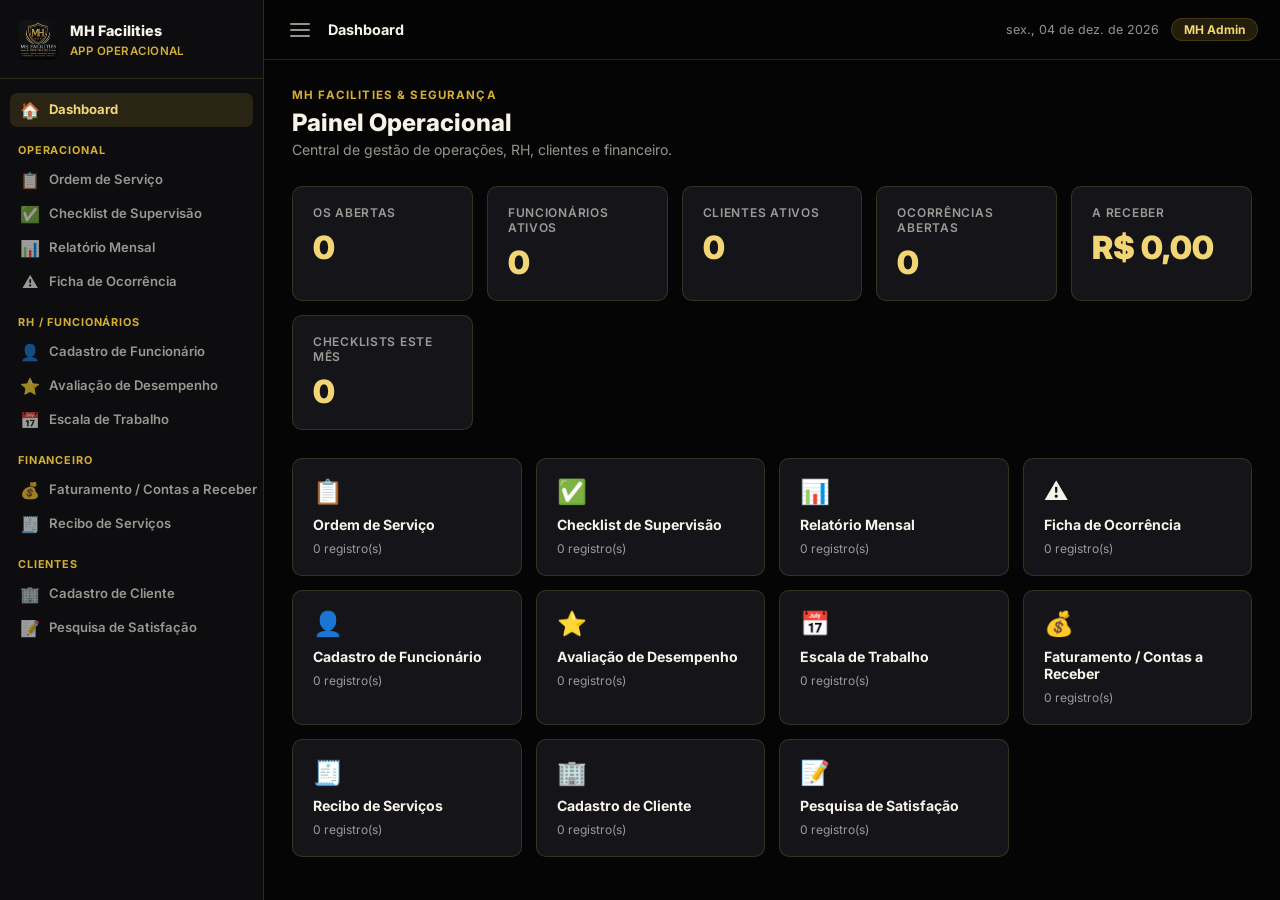
<file: App de funcionarios/index.html>
<!DOCTYPE html>
<html lang="pt-BR">
<head>
  <meta charset="UTF-8">
  <meta name="viewport" content="width=device-width, initial-scale=1.0">
  <meta name="theme-color" content="#050505">
  <title>App Operacional | MH Facilities &amp; Segurança</title>
  <link rel="preconnect" href="https://fonts.googleapis.com">
  <link href="https://fonts.googleapis.com/css2?family=Inter:wght@400;500;600;700;800;900&display=swap" rel="stylesheet">
  <link rel="stylesheet" href="css/app.css">
</head>
<body>

  <!-- SIDEBAR -->
  <aside class="sidebar" id="sidebar">
    <div class="sb-brand">
      <img src="../mh-facilities/frontend/assets/logo.png" alt="MH" class="sb-logo">
      <div class="sb-brand-text">
        <strong>MH Facilities</strong>
        <small>App Operacional</small>
      </div>
    </div>
    <nav id="sb-nav"></nav>
  </aside>

  <!-- LAYOUT PRINCIPAL -->
  <div class="app-layout">

    <!-- TOPBAR -->
    <header class="topbar">
      <button id="sb-toggle" class="sb-toggle" aria-label="Abrir menu">
        <span></span><span></span><span></span>
      </button>
      <span class="topbar-title" id="topbar-title">Dashboard</span>
      <div class="topbar-end">
        <span id="top-date"></span>
        <span class="badge-user">MH Admin</span>
      </div>
    </header>

    <!-- CONTEÚDO PRINCIPAL -->
    <main id="main-content">

      <!-- DASHBOARD -->
      <div class="page active" id="page-dashboard">
        <div class="page-head">
          <div>
            <p class="eyebrow">MH Facilities &amp; Segurança</p>
            <h1>Painel Operacional</h1>
            <p class="muted">Central de gestão de operações, RH, clientes e financeiro.</p>
          </div>
        </div>
        <div class="metric-grid" id="dash-metrics"></div>
        <div class="dash-shortcuts" id="dash-shortcuts"></div>
      </div>

      <!-- PÁGINAS DOS MÓDULOS (preenchidas pelo JS) -->
      <div class="page" id="page-os"></div>
      <div class="page" id="page-checklist"></div>
      <div class="page" id="page-relatorio"></div>
      <div class="page" id="page-ocorrencia"></div>
      <div class="page" id="page-funcionarios"></div>
      <div class="page" id="page-avaliacao"></div>
      <div class="page" id="page-escala"></div>
      <div class="page" id="page-faturamento"></div>
      <div class="page" id="page-recibo"></div>
      <div class="page" id="page-clientes"></div>
      <div class="page" id="page-pesquisa"></div>

    </main>
  </div>

  <!-- MODAL -->
  <div class="modal-overlay hidden" id="modal-overlay">
    <div class="modal-box" id="modal-box" role="dialog" aria-modal="true" aria-labelledby="modal-title">
      <div class="modal-hd">
        <h2 id="modal-title">Novo Registro</h2>
        <button class="modal-close" id="modal-close" aria-label="Fechar">&#x2715;</button>
      </div>
      <div class="modal-bd" id="modal-body"></div>
    </div>
  </div>

  <!-- ÁREA DE IMPRESSÃO -->
  <div id="print-area" class="print-area hidden"></div>

  <script src="js/app.js"></script>
</body>
</html>
</file>
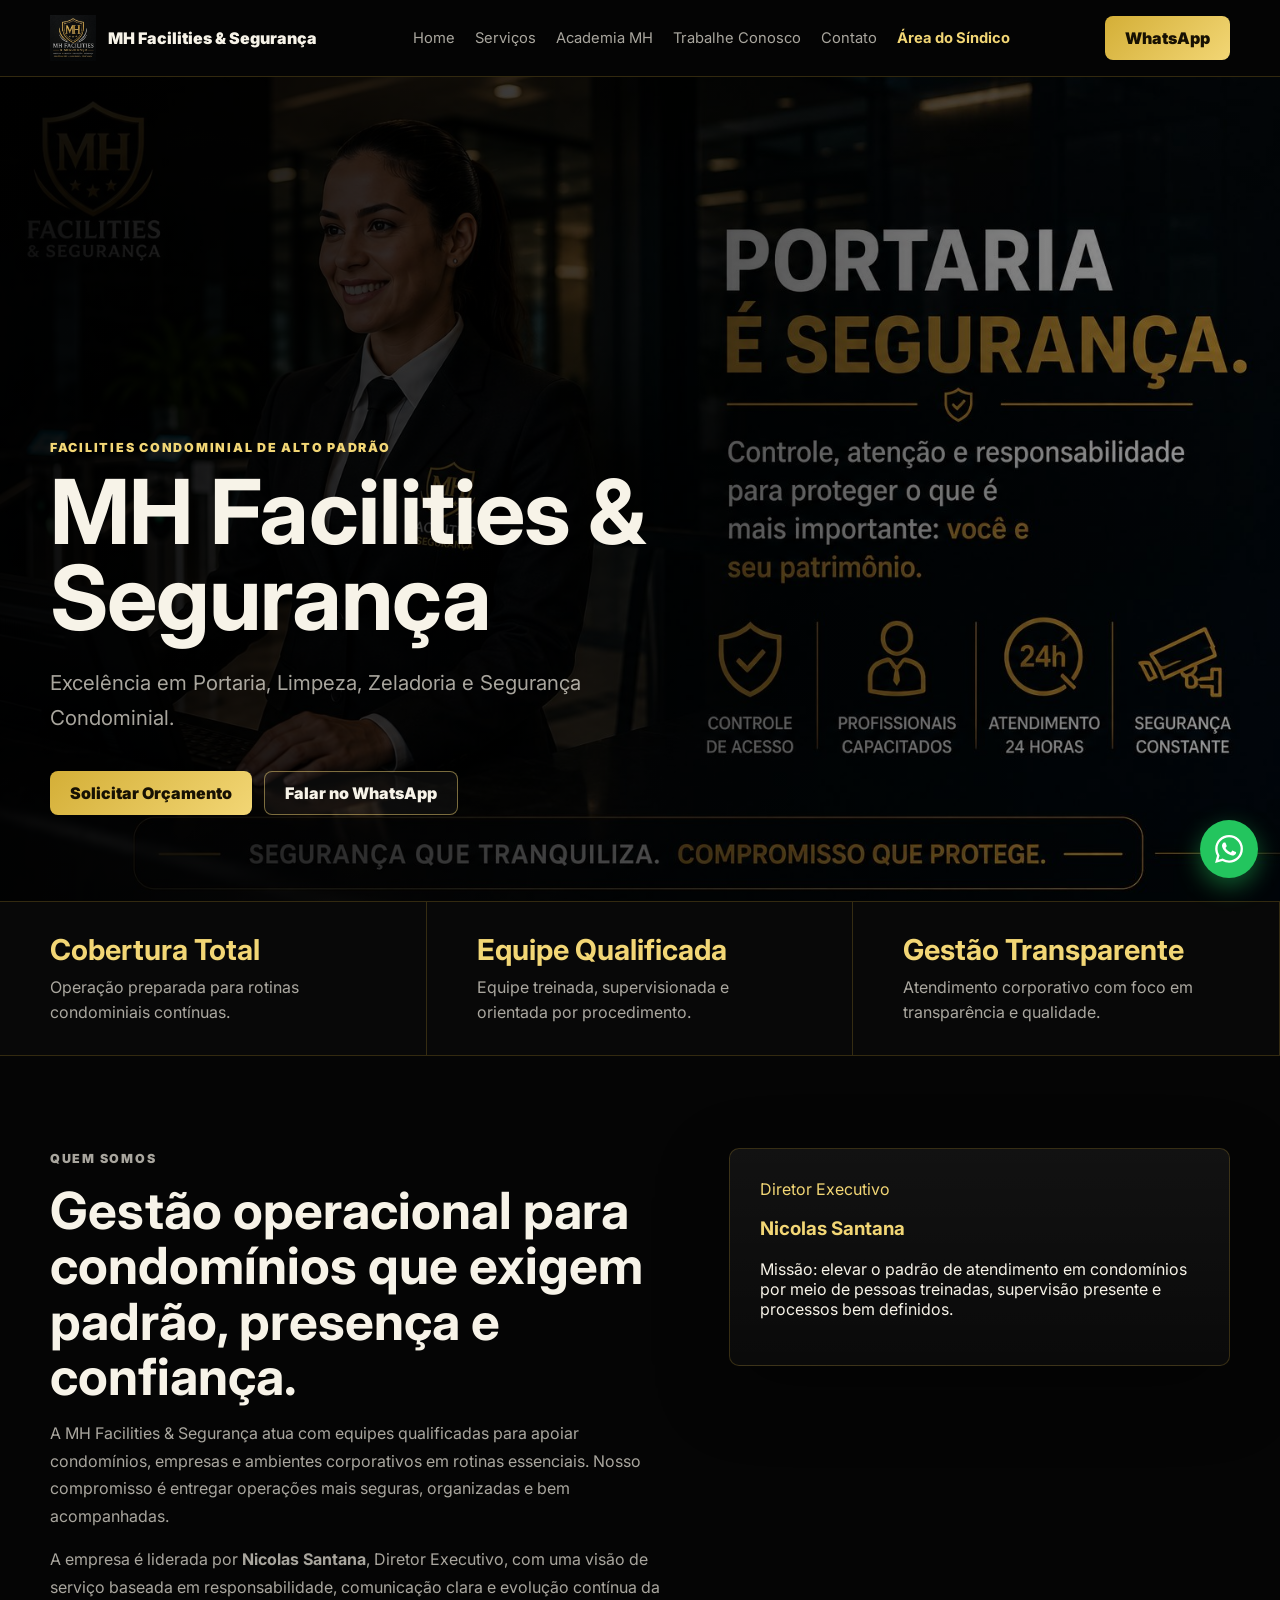
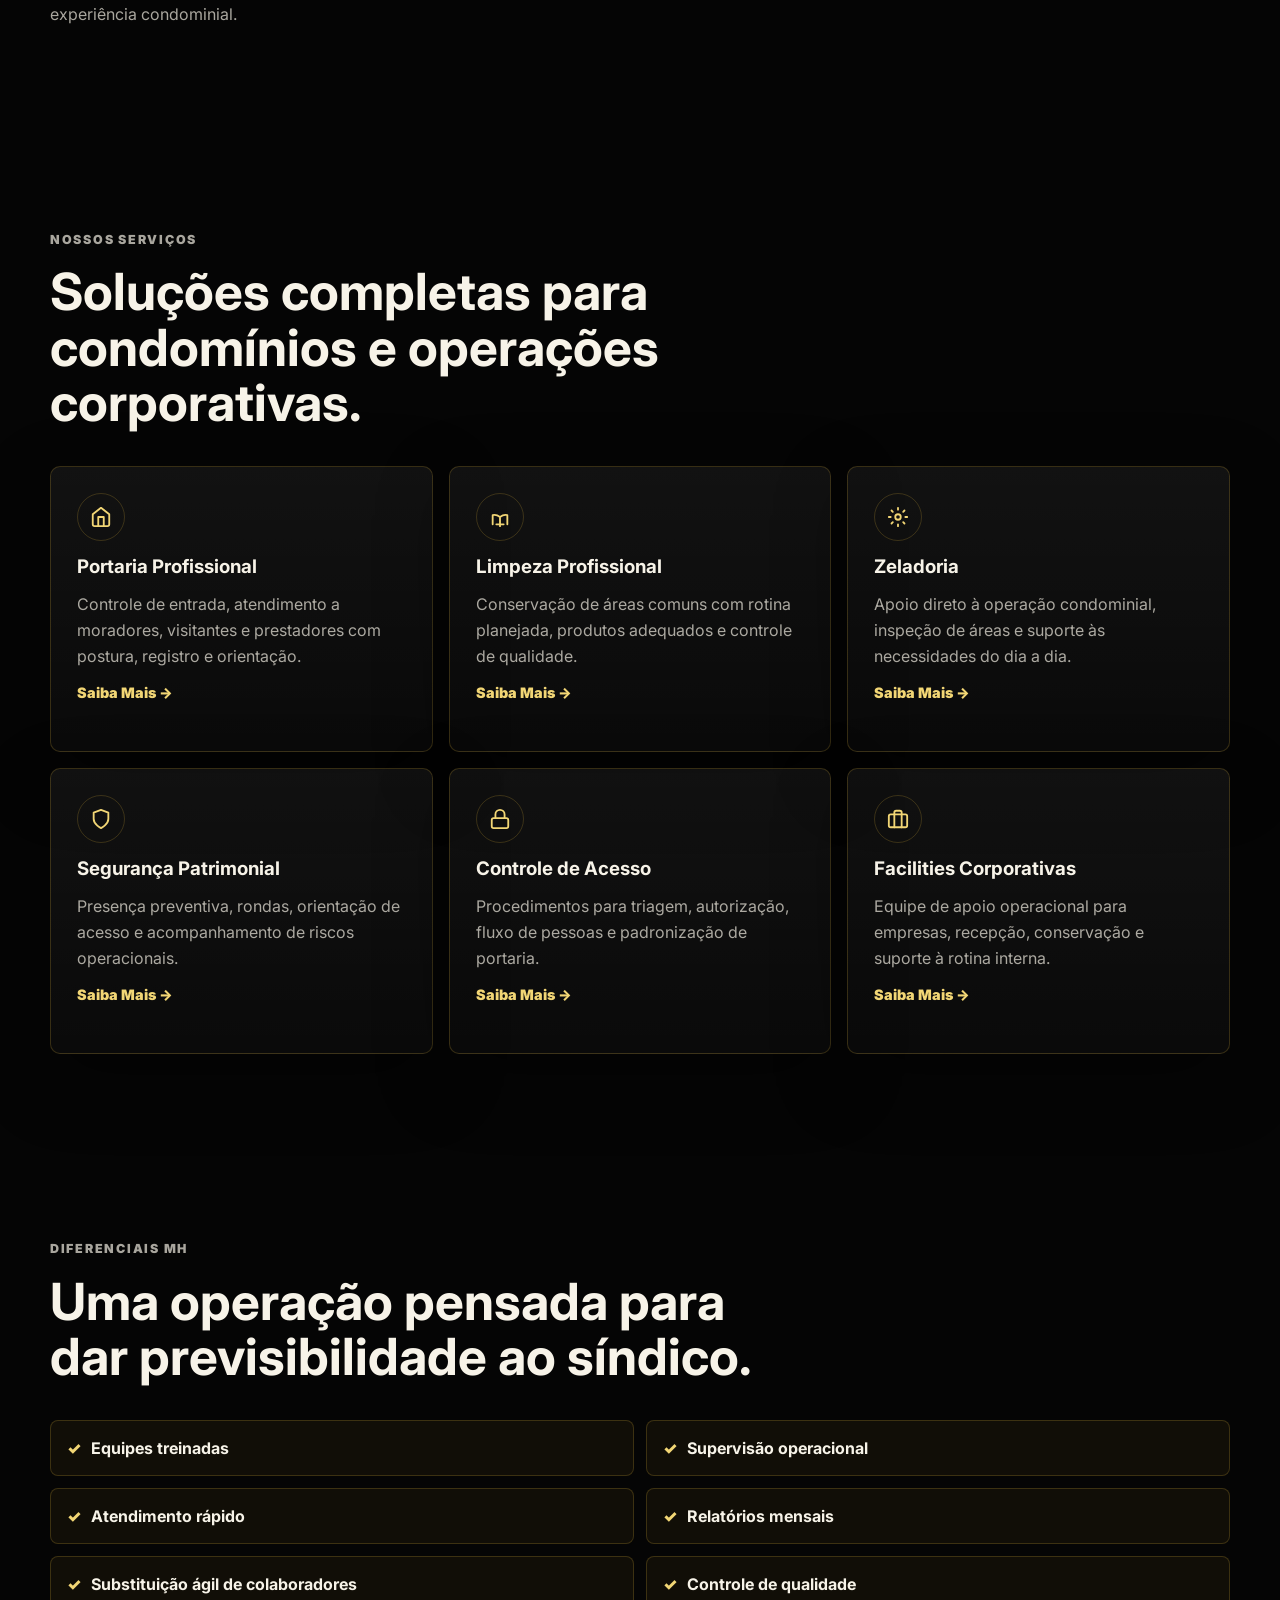
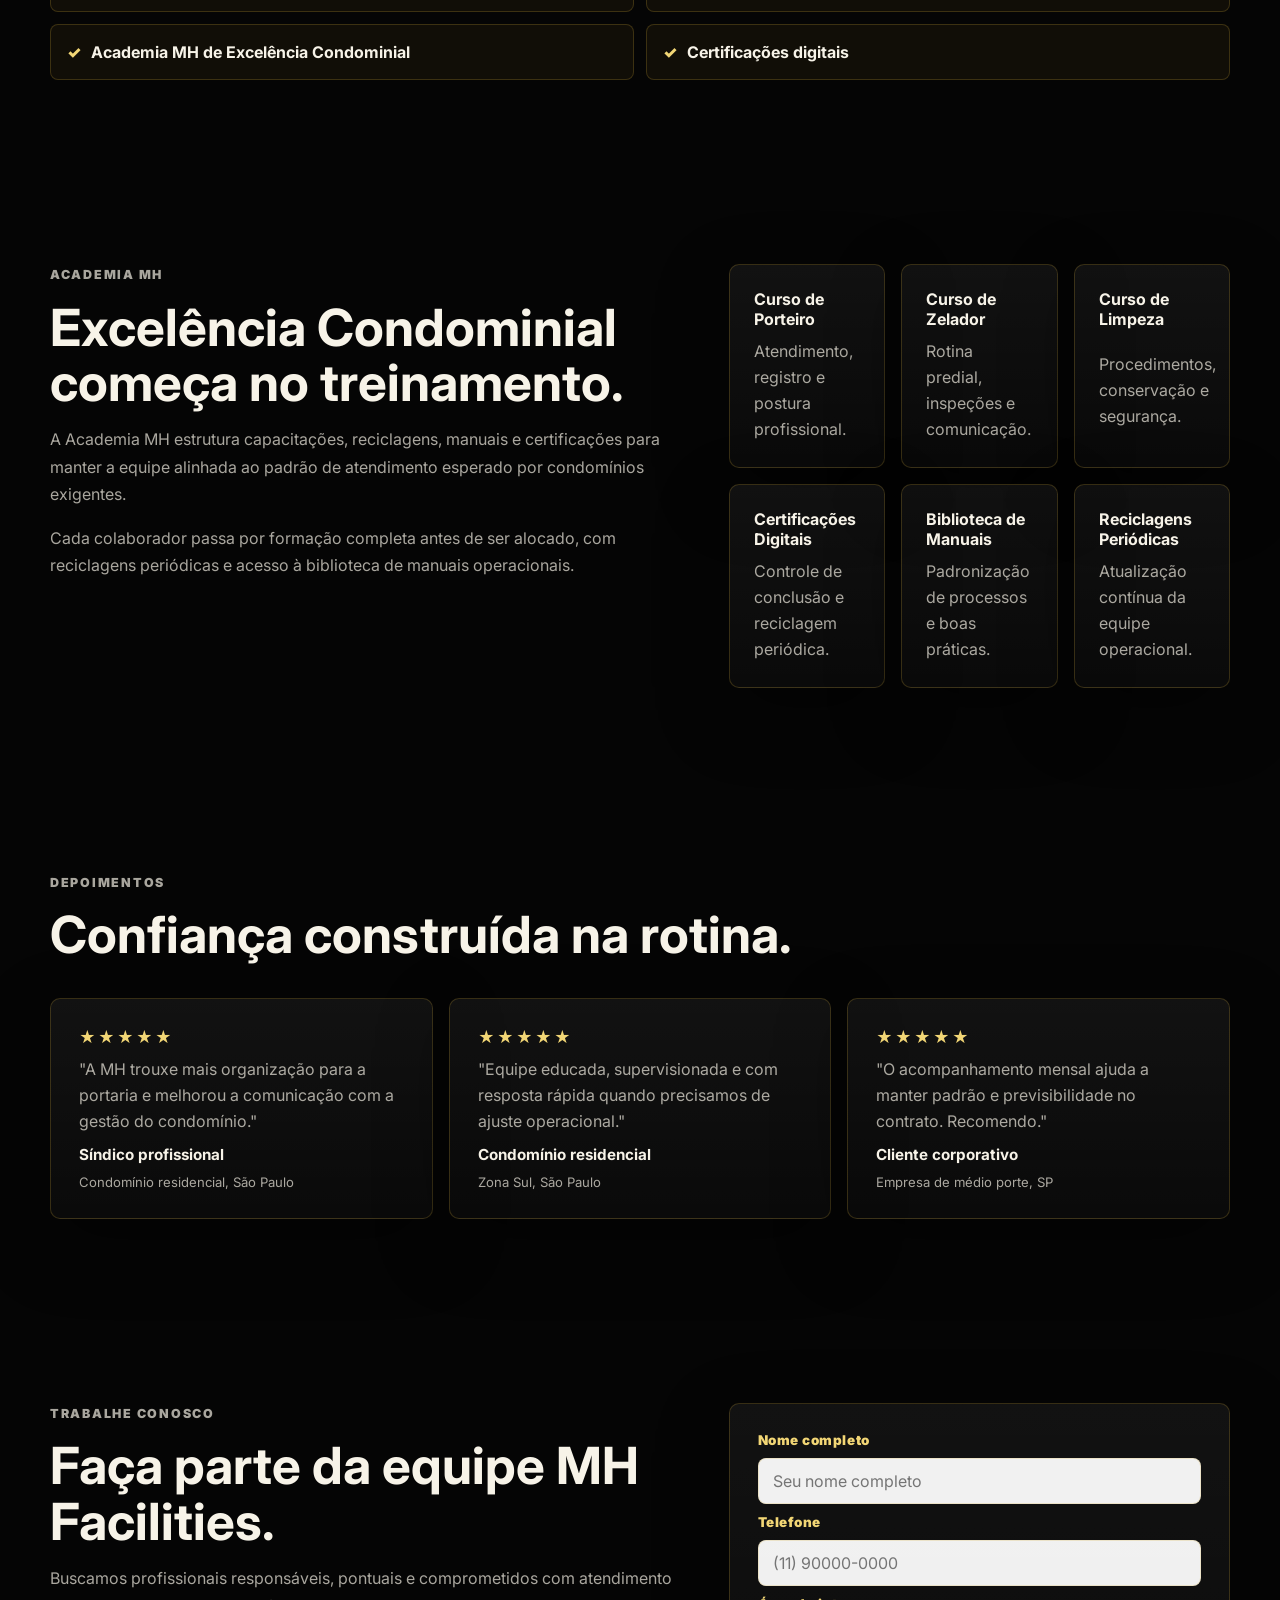
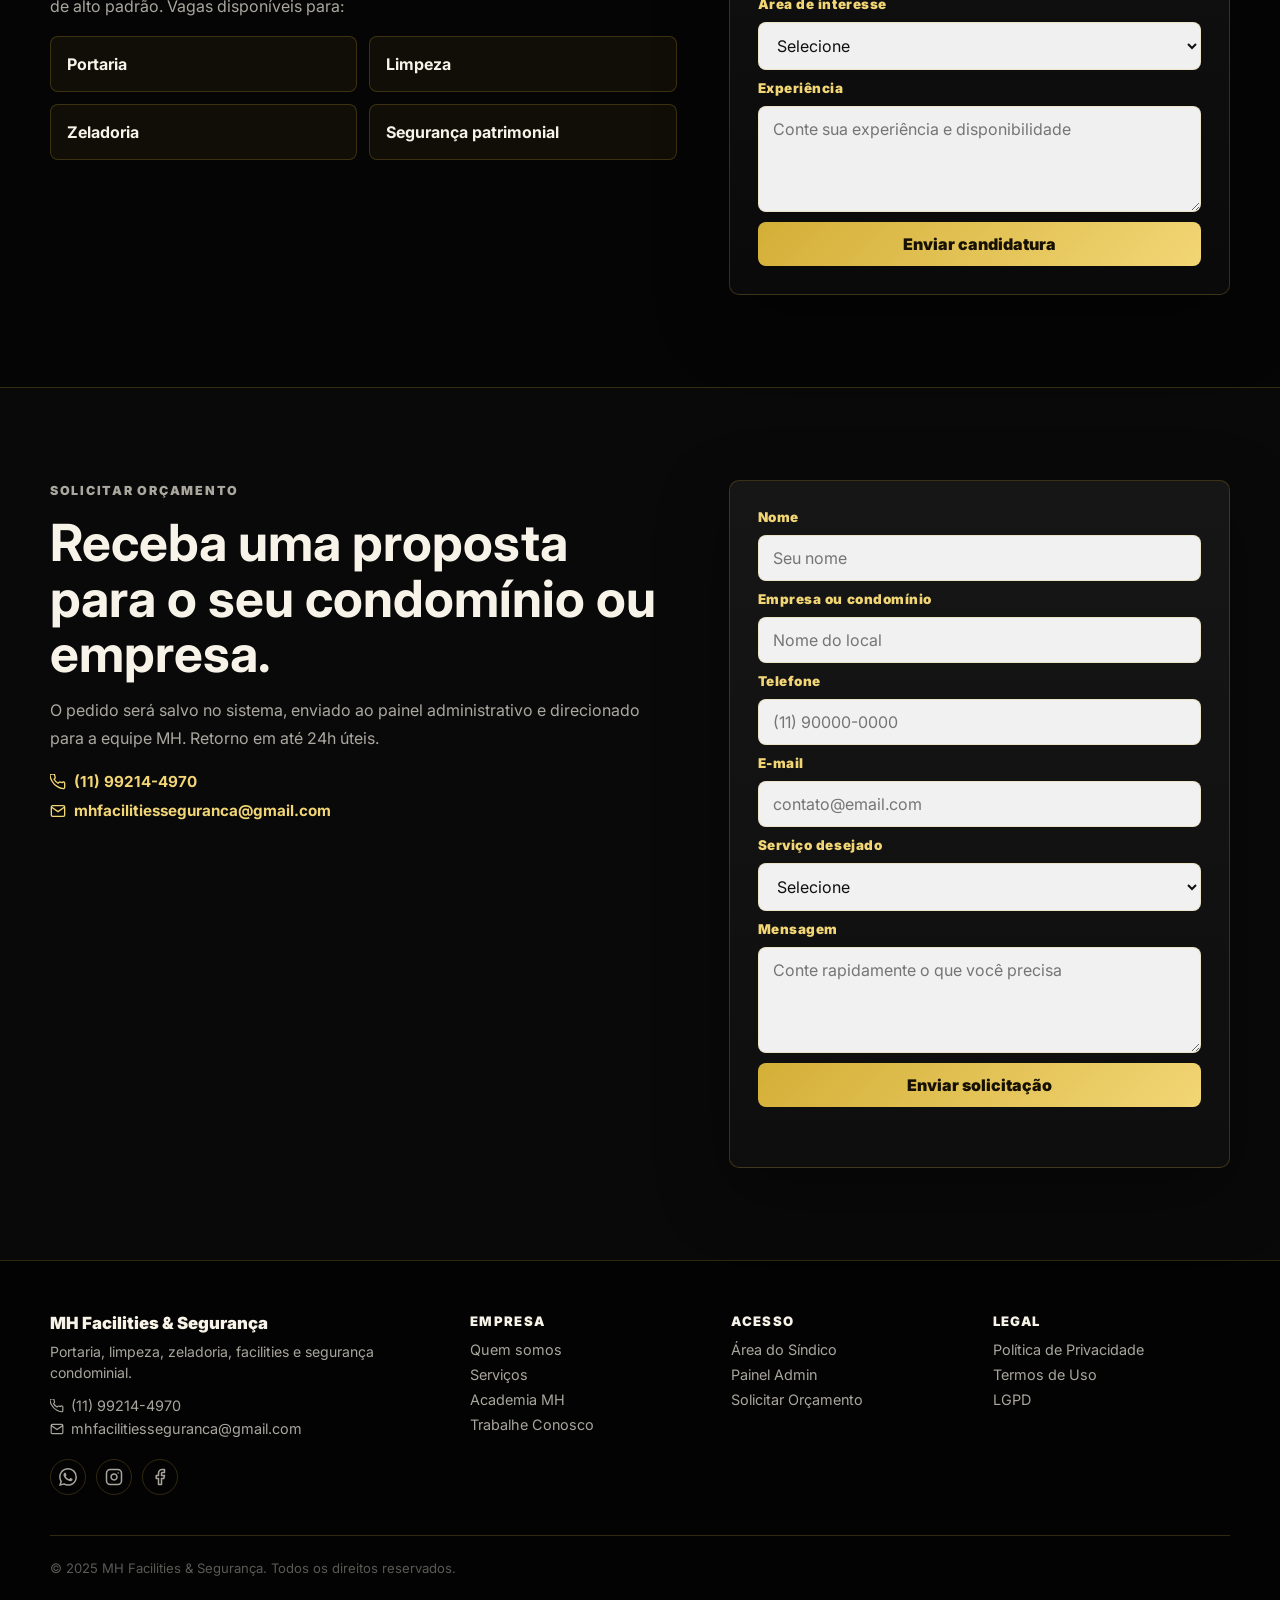
<file: mh-facilities/frontend/index.html>
<!DOCTYPE html>
<html lang="pt-BR">
<head>
    <meta charset="UTF-8">
    <meta name="viewport" content="width=device-width, initial-scale=1.0">
    <meta name="description" content="MH Facilities &amp; Segurança oferece portaria, limpeza, zeladoria, controle de acesso e segurança condominial com padrão premium.">
    <meta property="og:title" content="MH Facilities &amp; Segurança">
    <meta property="og:description" content="Excelência em portaria, limpeza, zeladoria e segurança condominial.">
    <meta property="og:type" content="website">
    <meta property="og:image" content="assets/logo.png">
    <meta name="theme-color" content="#050505">
    <title>MH Facilities &amp; Segurança</title>
    <link rel="icon" href="assets/logo.png">
    <link rel="preconnect" href="https://fonts.googleapis.com">
    <link rel="preconnect" href="https://fonts.gstatic.com" crossorigin>
    <link href="https://fonts.googleapis.com/css2?family=Inter:wght@400;500;600;700;800;900&display=swap" rel="stylesheet">
    <link rel="stylesheet" href="css/style.css">
</head>
<body>
    <header class="site-header">
        <nav class="nav-shell" aria-label="Navegação principal">
            <a class="brand" href="#inicio" aria-label="MH Facilities &amp; Segurança">
                <img src="assets/logo.png" alt="MH Facilities" class="brand-logo">
                <span>MH Facilities &amp; Segurança</span>
            </a>
            <button class="menu-toggle" type="button" aria-label="Abrir menu" aria-expanded="false" aria-controls="site-menu">
                <span></span>
                <span></span>
                <span></span>
            </button>
            <div class="nav-links">
                <a href="#inicio">Home</a>
                <a href="#servicos">Serviços</a>
                <a href="#academia">Academia MH</a>
                <a href="#trabalhe-conosco">Trabalhe Conosco</a>
                <a href="#contato">Contato</a>
                <a href="sindico.html" class="nav-link-highlight">Área do Síndico</a>
            </div>
            <div id="site-menu" class="dropdown-menu" hidden>
                <a href="#inicio">Home</a>
                <a href="#servicos">Serviços</a>
                <a href="#academia">Academia MH</a>
                <a href="#trabalhe-conosco">Trabalhe Conosco</a>
                <a href="#contato">Contato</a>
                <a href="sindico.html">Área do Síndico</a>
            </div>
            <a class="nav-action" href="https://wa.me/5511992144970?text=Ola%20MH%20Facilities%2C%20gostaria%20de%20solicitar%20um%20orcamento." target="_blank" rel="noopener noreferrer">WhatsApp</a>
        </nav>
    </header>

    <main id="inicio">

        <!-- BANNER PRINCIPAL -->
        <section class="hero-section premium-hero">
            <div class="hero-media hero-carousel" aria-hidden="true" data-hero-carousel data-hero-interval="6000">
                <img src="assets/carousel-1.jpg" alt="" class="hero-slide is-active">
                <img src="assets/carousel-2.jpg" alt="" class="hero-slide">
                <img src="assets/carousel-3.jpg" alt="" class="hero-slide">
                <img src="assets/logo-hero.jpeg" alt="" class="hero-slide">
            </div>
            <div class="hero-overlay"></div>
            <div class="hero-content reveal">
                <p class="eyebrow">Facilities condominial de alto padrão</p>
                <h1>MH Facilities &amp; Segurança</h1>
                <p class="hero-copy">Excelência em Portaria, Limpeza, Zeladoria e Segurança Condominial.</p>
                <div class="hero-actions">
                    <a class="button button-primary" href="#contato">Solicitar Orçamento</a>
                    <a class="button button-secondary" href="https://wa.me/5511992144970?text=Ola%20MH%20Facilities%2C%20gostaria%20de%20falar%20com%20um%20consultor." target="_blank" rel="noopener noreferrer">Falar no WhatsApp</a>
                </div>
            </div>
        </section>

        <!-- STATS BAND -->
        <section class="stats-band" aria-label="Diferenciais da MH Facilities">
            <div>
                <strong>Cobertura Total</strong>
                <span>Operação preparada para rotinas condominiais contínuas.</span>
            </div>
            <div>
                <strong>Equipe Qualificada</strong>
                <span>Equipe treinada, supervisionada e orientada por procedimento.</span>
            </div>
            <div>
                <strong>Gestão Transparente</strong>
                <span>Atendimento corporativo com foco em transparência e qualidade.</span>
            </div>
        </section>

        <!-- QUEM SOMOS -->
        <section id="sobre" class="section about-section">
            <div class="section-copy reveal">
                <p class="eyebrow">Quem somos</p>
                <h2>Gestão operacional para condomínios que exigem padrão, presença e confiança.</h2>
                <p>A MH Facilities &amp; Segurança atua com equipes qualificadas para apoiar condomínios, empresas e ambientes corporativos em rotinas essenciais. Nosso compromisso é entregar operações mais seguras, organizadas e bem acompanhadas.</p>
                <p>A empresa é liderada por <strong>Nicolas Santana</strong>, Diretor Executivo, com uma visão de serviço baseada em responsabilidade, comunicação clara e evolução contínua da experiência condominial.</p>
            </div>
            <aside class="executive-panel reveal">
                <span>Diretor Executivo</span>
                <h3>Nicolas Santana</h3>
                <p>Missão: elevar o padrão de atendimento em condomínios por meio de pessoas treinadas, supervisão presente e processos bem definidos.</p>
            </aside>
        </section>

        <!-- NOSSOS SERVIÇOS -->
        <section id="servicos" class="section service-section">
            <div class="section-heading reveal">
                <p class="eyebrow">Nossos serviços</p>
                <h2>Soluções completas para condomínios e operações corporativas.</h2>
            </div>
            <div class="service-grid">
                <article class="service-card reveal">
                    <span class="service-icon" aria-hidden="true">
                        <svg xmlns="http://www.w3.org/2000/svg" viewBox="0 0 24 24" fill="none" stroke="currentColor" stroke-width="2" stroke-linecap="round" stroke-linejoin="round" width="22" height="22"><path d="M3 9l9-7 9 7v11a2 2 0 01-2 2H5a2 2 0 01-2-2z"/><polyline points="9 22 9 12 15 12 15 22"/></svg>
                    </span>
                    <h3>Portaria Profissional</h3>
                    <p>Controle de entrada, atendimento a moradores, visitantes e prestadores com postura, registro e orientação.</p>
                    <a href="#contato">Saiba Mais &rarr;</a>
                </article>
                <article class="service-card reveal">
                    <span class="service-icon" aria-hidden="true">
                        <svg xmlns="http://www.w3.org/2000/svg" viewBox="0 0 24 24" fill="none" stroke="currentColor" stroke-width="2" stroke-linecap="round" stroke-linejoin="round" width="22" height="22"><path d="M12 22V12M12 12C12 12 8 9 4 10M12 12C12 12 16 9 20 10M4 10V20M20 10V20M8 20H16"/></svg>
                    </span>
                    <h3>Limpeza Profissional</h3>
                    <p>Conservação de áreas comuns com rotina planejada, produtos adequados e controle de qualidade.</p>
                    <a href="#contato">Saiba Mais &rarr;</a>
                </article>
                <article class="service-card reveal">
                    <span class="service-icon" aria-hidden="true">
                        <svg xmlns="http://www.w3.org/2000/svg" viewBox="0 0 24 24" fill="none" stroke="currentColor" stroke-width="2" stroke-linecap="round" stroke-linejoin="round" width="22" height="22"><circle cx="12" cy="12" r="3"/><path d="M19.07 4.93l-1.41 1.41M6.34 17.66l-1.41 1.41M20 12h2M2 12h2M17.66 17.66l1.41 1.41M4.93 4.93l1.41 1.41M12 20v2M12 2v2"/></svg>
                    </span>
                    <h3>Zeladoria</h3>
                    <p>Apoio direto à operação condominial, inspeção de áreas e suporte às necessidades do dia a dia.</p>
                    <a href="#contato">Saiba Mais &rarr;</a>
                </article>
                <article class="service-card reveal">
                    <span class="service-icon" aria-hidden="true">
                        <svg xmlns="http://www.w3.org/2000/svg" viewBox="0 0 24 24" fill="none" stroke="currentColor" stroke-width="2" stroke-linecap="round" stroke-linejoin="round" width="22" height="22"><path d="M12 22s8-4 8-10V5l-8-3-8 3v7c0 6 8 10 8 10z"/></svg>
                    </span>
                    <h3>Segurança Patrimonial</h3>
                    <p>Presença preventiva, rondas, orientação de acesso e acompanhamento de riscos operacionais.</p>
                    <a href="#contato">Saiba Mais &rarr;</a>
                </article>
                <article class="service-card reveal">
                    <span class="service-icon" aria-hidden="true">
                        <svg xmlns="http://www.w3.org/2000/svg" viewBox="0 0 24 24" fill="none" stroke="currentColor" stroke-width="2" stroke-linecap="round" stroke-linejoin="round" width="22" height="22"><rect x="3" y="11" width="18" height="11" rx="2" ry="2"/><path d="M7 11V7a5 5 0 0110 0v4"/></svg>
                    </span>
                    <h3>Controle de Acesso</h3>
                    <p>Procedimentos para triagem, autorização, fluxo de pessoas e padronização de portaria.</p>
                    <a href="#contato">Saiba Mais &rarr;</a>
                </article>
                <article class="service-card reveal">
                    <span class="service-icon" aria-hidden="true">
                        <svg xmlns="http://www.w3.org/2000/svg" viewBox="0 0 24 24" fill="none" stroke="currentColor" stroke-width="2" stroke-linecap="round" stroke-linejoin="round" width="22" height="22"><rect x="2" y="7" width="20" height="14" rx="2" ry="2"/><path d="M16 21V5a2 2 0 00-2-2h-4a2 2 0 00-2 2v16"/></svg>
                    </span>
                    <h3>Facilities Corporativas</h3>
                    <p>Equipe de apoio operacional para empresas, recepção, conservação e suporte à rotina interna.</p>
                    <a href="#contato">Saiba Mais &rarr;</a>
                </article>
            </div>
        </section>

        <!-- DIFERENCIAIS MH -->
        <section class="section difference-section">
            <div class="section-heading reveal">
                <p class="eyebrow">Diferenciais MH</p>
                <h2>Uma operação pensada para dar previsibilidade ao síndico.</h2>
            </div>
            <div class="difference-grid">
                <span>Equipes treinadas</span>
                <span>Supervisão operacional</span>
                <span>Atendimento rápido</span>
                <span>Relatórios mensais</span>
                <span>Substituição ágil de colaboradores</span>
                <span>Controle de qualidade</span>
                <span>Academia MH de Excelência Condominial</span>
                <span>Certificações digitais</span>
            </div>
        </section>

        <!-- ACADEMIA MH -->
        <section id="academia" class="section academy-section">
            <div class="section-copy reveal">
                <p class="eyebrow">Academia MH</p>
                <h2>Excelência Condominial começa no treinamento.</h2>
                <p>A Academia MH estrutura capacitações, reciclagens, manuais e certificações para manter a equipe alinhada ao padrão de atendimento esperado por condomínios exigentes.</p>
                <p>Cada colaborador passa por formação completa antes de ser alocado, com reciclagens periódicas e acesso à biblioteca de manuais operacionais.</p>
            </div>
            <div class="academy-grid">
                <article>
                    <strong>Curso de Porteiro</strong>
                    <span>Atendimento, registro e postura profissional.</span>
                </article>
                <article>
                    <strong>Curso de Zelador</strong>
                    <span>Rotina predial, inspeções e comunicação.</span>
                </article>
                <article>
                    <strong>Curso de Limpeza</strong>
                    <span>Procedimentos, conservação e segurança.</span>
                </article>
                <article>
                    <strong>Certificações Digitais</strong>
                    <span>Controle de conclusão e reciclagem periódica.</span>
                </article>
                <article>
                    <strong>Biblioteca de Manuais</strong>
                    <span>Padronização de processos e boas práticas.</span>
                </article>
                <article>
                    <strong>Reciclagens Periódicas</strong>
                    <span>Atualização contínua da equipe operacional.</span>
                </article>
            </div>
        </section>

        <!-- DEPOIMENTOS -->
        <section class="section testimonials-section">
            <div class="section-heading reveal">
                <p class="eyebrow">Depoimentos</p>
                <h2>Confiança construída na rotina.</h2>
            </div>
            <div class="testimonial-grid">
                <article>
                    <div class="testimonial-stars" aria-label="5 estrelas">★★★★★</div>
                    <p>"A MH trouxe mais organização para a portaria e melhorou a comunicação com a gestão do condomínio."</p>
                    <strong>Síndico profissional</strong>
                    <span>Condomínio residencial, São Paulo</span>
                </article>
                <article>
                    <div class="testimonial-stars" aria-label="5 estrelas">★★★★★</div>
                    <p>"Equipe educada, supervisionada e com resposta rápida quando precisamos de ajuste operacional."</p>
                    <strong>Condomínio residencial</strong>
                    <span>Zona Sul, São Paulo</span>
                </article>
                <article>
                    <div class="testimonial-stars" aria-label="5 estrelas">★★★★★</div>
                    <p>"O acompanhamento mensal ajuda a manter padrão e previsibilidade no contrato. Recomendo."</p>
                    <strong>Cliente corporativo</strong>
                    <span>Empresa de médio porte, SP</span>
                </article>
            </div>
        </section>

        <!-- TRABALHE CONOSCO -->
        <section id="trabalhe-conosco" class="careers-section">
            <div class="section-copy reveal">
                <p class="eyebrow">Trabalhe Conosco</p>
                <h2>Faça parte da equipe MH Facilities.</h2>
                <p>Buscamos profissionais responsáveis, pontuais e comprometidos com atendimento de alto padrão. Vagas disponíveis para:</p>
                <div class="career-list">
                    <span>Portaria</span>
                    <span>Limpeza</span>
                    <span>Zeladoria</span>
                    <span>Segurança patrimonial</span>
                </div>
            </div>
            <form id="career-form" class="quote-form career-form" action="https://formsubmit.co/mhfacilitiesseguranca@gmail.com" method="POST">
                <input type="hidden" name="_subject" value="Nova candidatura pelo site MH Facilities">
                <input type="hidden" name="_captcha" value="false">
                <input type="hidden" name="_template" value="table">
                <label for="candidate-name">Nome completo</label>
                <input id="candidate-name" name="Nome completo" type="text" placeholder="Seu nome completo" required>
                <label for="candidate-phone">Telefone</label>
                <input id="candidate-phone" name="Telefone" type="tel" placeholder="(11) 90000-0000" required>
                <label for="candidate-role">Área de interesse</label>
                <select id="candidate-role" name="Area de interesse" required>
                    <option value="">Selecione</option>
                    <option>Portaria</option>
                    <option>Limpeza</option>
                    <option>Zeladoria</option>
                    <option>Segurança patrimonial</option>
                </select>
                <label for="candidate-message">Experiência</label>
                <textarea id="candidate-message" name="Experiencia" rows="4" placeholder="Conte sua experiência e disponibilidade"></textarea>
                <button type="submit">Enviar candidatura</button>
            </form>
        </section>

        <!-- SOLICITAR ORÇAMENTO -->
        <section id="contato" class="contact-section">
            <div class="contact-copy reveal">
                <p class="eyebrow">Solicitar Orçamento</p>
                <h2>Receba uma proposta para o seu condomínio ou empresa.</h2>
                <p>O pedido será salvo no sistema, enviado ao painel administrativo e direcionado para a equipe MH. Retorno em até 24h úteis.</p>
                <div class="contact-details">
                    <a href="tel:+5511992144970">
                        <svg xmlns="http://www.w3.org/2000/svg" viewBox="0 0 24 24" fill="none" stroke="currentColor" stroke-width="2" width="16" height="16" aria-hidden="true"><path d="M22 16.92v3a2 2 0 01-2.18 2 19.79 19.79 0 01-8.63-3.07A19.5 19.5 0 013.07 10.8 19.79 19.79 0 01.01 2.18 2 2 0 012 0h3a2 2 0 012 1.72 12.84 12.84 0 00.7 2.81 2 2 0 01-.45 2.11L6.09 7.91a16 16 0 006 6l1.27-1.27a2 2 0 012.11-.45 12.84 12.84 0 002.81.7A2 2 0 0122 14z"/></svg>
                        (11) 99214-4970
                    </a>
                    <a href="mailto:mhfacilitiesseguranca@gmail.com">
                        <svg xmlns="http://www.w3.org/2000/svg" viewBox="0 0 24 24" fill="none" stroke="currentColor" stroke-width="2" width="16" height="16" aria-hidden="true"><path d="M4 4h16c1.1 0 2 .9 2 2v12c0 1.1-.9 2-2 2H4c-1.1 0-2-.9-2-2V6c0-1.1.9-2 2-2z"/><polyline points="22,6 12,13 2,6"/></svg>
                        mhfacilitiesseguranca@gmail.com
                    </a>
                </div>
            </div>
            <form id="quote-form" class="quote-form">
                <label for="name">Nome</label>
                <input id="name" name="name" type="text" placeholder="Seu nome" required>
                <label for="company">Empresa ou condomínio</label>
                <input id="company" name="company" type="text" placeholder="Nome do local" required>
                <label for="phone">Telefone</label>
                <input id="phone" name="phone" type="tel" placeholder="(11) 90000-0000" required>
                <label for="email">E-mail</label>
                <input id="email" name="email" type="email" placeholder="contato@email.com" required>
                <label for="service">Serviço desejado</label>
                <select id="service" name="service" required>
                    <option value="">Selecione</option>
                    <option>Portaria Profissional</option>
                    <option>Limpeza Profissional</option>
                    <option>Zeladoria</option>
                    <option>Segurança Patrimonial</option>
                    <option>Controle de Acesso</option>
                    <option>Facilities Corporativas</option>
                </select>
                <label for="message">Mensagem</label>
                <textarea id="message" name="message" rows="4" placeholder="Conte rapidamente o que você precisa"></textarea>
                <button type="submit">Enviar solicitação</button>
                <p id="form-status" class="form-status" aria-live="polite"></p>
            </form>
        </section>
    </main>

    <!-- BOTÃO FLUTUANTE WHATSAPP -->
    <a class="floating-whatsapp" href="https://wa.me/5511992144970?text=Ola%20MH%20Facilities%2C%20gostaria%20de%20mais%20informacoes." target="_blank" rel="noopener noreferrer" aria-label="Falar pelo WhatsApp">
        <svg xmlns="http://www.w3.org/2000/svg" viewBox="0 0 24 24" fill="currentColor" width="28" height="28" aria-hidden="true">
            <path d="M17.472 14.382c-.297-.149-1.758-.867-2.03-.967-.273-.099-.471-.148-.67.15-.197.297-.767.966-.94 1.164-.173.199-.347.223-.644.075-.297-.15-1.255-.463-2.39-1.475-.883-.788-1.48-1.761-1.653-2.059-.173-.297-.018-.458.13-.606.134-.133.298-.347.446-.52.149-.174.198-.298.298-.497.099-.198.05-.371-.025-.52-.075-.149-.669-1.612-.916-2.207-.242-.579-.487-.5-.669-.51-.173-.008-.371-.01-.57-.01-.198 0-.52.074-.792.372-.272.297-1.04 1.016-1.04 2.479 0 1.462 1.065 2.875 1.213 3.074.149.198 2.096 3.2 5.077 4.487.709.306 1.262.489 1.694.625.712.227 1.36.195 1.871.118.571-.085 1.758-.719 2.006-1.413.248-.694.248-1.289.173-1.413-.074-.124-.272-.198-.57-.347m-5.421 7.403h-.004a9.87 9.87 0 01-5.031-1.378l-.361-.214-3.741.982.998-3.648-.235-.374a9.86 9.86 0 01-1.51-5.26c.001-5.45 4.436-9.884 9.888-9.884 2.64 0 5.122 1.03 6.988 2.898a9.825 9.825 0 012.893 6.994c-.003 5.45-4.437 9.884-9.885 9.884m8.413-18.297A11.815 11.815 0 0012.05 0C5.495 0 .16 5.335.157 11.892c0 2.096.547 4.142 1.588 5.945L.057 24l6.305-1.654a11.882 11.882 0 005.683 1.448h.005c6.554 0 11.89-5.335 11.893-11.893a11.821 11.821 0 00-3.48-8.413z"/>
        </svg>
    </a>

    <!-- RODAPÉ -->
    <footer class="site-footer">
        <div class="footer-brand">
            <strong>MH Facilities &amp; Segurança</strong>
            <span>Portaria, limpeza, zeladoria, facilities e segurança condominial.</span>
            <div class="footer-contact">
                <a href="tel:+5511992144970">
                    <svg xmlns="http://www.w3.org/2000/svg" viewBox="0 0 24 24" fill="none" stroke="currentColor" stroke-width="2" width="14" height="14" aria-hidden="true"><path d="M22 16.92v3a2 2 0 01-2.18 2 19.79 19.79 0 01-8.63-3.07A19.5 19.5 0 013.07 10.8 19.79 19.79 0 01.01 2.18 2 2 0 012 0h3a2 2 0 012 1.72 12.84 12.84 0 00.7 2.81 2 2 0 01-.45 2.11L6.09 7.91a16 16 0 006 6l1.27-1.27a2 2 0 012.11-.45 12.84 12.84 0 002.81.7A2 2 0 0122 14z"/></svg>
                    (11) 99214-4970
                </a>
                <a href="mailto:mhfacilitiesseguranca@gmail.com">
                    <svg xmlns="http://www.w3.org/2000/svg" viewBox="0 0 24 24" fill="none" stroke="currentColor" stroke-width="2" width="14" height="14" aria-hidden="true"><path d="M4 4h16c1.1 0 2 .9 2 2v12c0 1.1-.9 2-2 2H4c-1.1 0-2-.9-2-2V6c0-1.1.9-2 2-2z"/><polyline points="22,6 12,13 2,6"/></svg>
                    mhfacilitiesseguranca@gmail.com
                </a>
            </div>
            <div class="footer-social">
                <a href="https://wa.me/5511992144970" target="_blank" rel="noopener noreferrer" aria-label="WhatsApp">
                    <svg xmlns="http://www.w3.org/2000/svg" viewBox="0 0 24 24" fill="currentColor" width="18" height="18" aria-hidden="true"><path d="M17.472 14.382c-.297-.149-1.758-.867-2.03-.967-.273-.099-.471-.148-.67.15-.197.297-.767.966-.94 1.164-.173.199-.347.223-.644.075-.297-.15-1.255-.463-2.39-1.475-.883-.788-1.48-1.761-1.653-2.059-.173-.297-.018-.458.13-.606.134-.133.298-.347.446-.52.149-.174.198-.298.298-.497.099-.198.05-.371-.025-.52-.075-.149-.669-1.612-.916-2.207-.242-.579-.487-.5-.669-.51-.173-.008-.371-.01-.57-.01-.198 0-.52.074-.792.372-.272.297-1.04 1.016-1.04 2.479 0 1.462 1.065 2.875 1.213 3.074.149.198 2.096 3.2 5.077 4.487.709.306 1.262.489 1.694.625.712.227 1.36.195 1.871.118.571-.085 1.758-.719 2.006-1.413.248-.694.248-1.289.173-1.413-.074-.124-.272-.198-.57-.347m-5.421 7.403h-.004a9.87 9.87 0 01-5.031-1.378l-.361-.214-3.741.982.998-3.648-.235-.374a9.86 9.86 0 01-1.51-5.26c.001-5.45 4.436-9.884 9.888-9.884 2.64 0 5.122 1.03 6.988 2.898a9.825 9.825 0 012.893 6.994c-.003 5.45-4.437 9.884-9.885 9.884m8.413-18.297A11.815 11.815 0 0012.05 0C5.495 0 .16 5.335.157 11.892c0 2.096.547 4.142 1.588 5.945L.057 24l6.305-1.654a11.882 11.882 0 005.683 1.448h.005c6.554 0 11.89-5.335 11.893-11.893a11.821 11.821 0 00-3.48-8.413z"/></svg>
                </a>
                <a href="https://www.instagram.com/mhfacilitiesservicos" target="_blank" rel="noopener noreferrer" aria-label="Instagram">
                    <svg xmlns="http://www.w3.org/2000/svg" viewBox="0 0 24 24" fill="none" stroke="currentColor" stroke-width="2" stroke-linecap="round" stroke-linejoin="round" width="18" height="18" aria-hidden="true"><rect x="2" y="2" width="20" height="20" rx="5" ry="5"/><path d="M16 11.37A4 4 0 1112.63 8 4 4 0 0116 11.37z"/><line x1="17.5" y1="6.5" x2="17.51" y2="6.5"/></svg>
                </a>
                <a href="#" aria-label="Facebook">
                    <svg xmlns="http://www.w3.org/2000/svg" viewBox="0 0 24 24" fill="none" stroke="currentColor" stroke-width="2" stroke-linecap="round" stroke-linejoin="round" width="18" height="18" aria-hidden="true"><path d="M18 2h-3a5 5 0 00-5 5v3H7v4h3v8h4v-8h3l1-4h-4V7a1 1 0 011-1h3z"/></svg>
                </a>
            </div>
        </div>
        <nav class="footer-nav" aria-label="Links do rodapé">
            <div class="footer-links">
                <strong>Empresa</strong>
                <a href="#sobre">Quem somos</a>
                <a href="#servicos">Serviços</a>
                <a href="#academia">Academia MH</a>
                <a href="#trabalhe-conosco">Trabalhe Conosco</a>
            </div>
            <div class="footer-links">
                <strong>Acesso</strong>
                <a href="sindico.html">Área do Síndico</a>
                <a href="admin.html">Painel Admin</a>
                <a href="#contato">Solicitar Orçamento</a>
            </div>
            <div class="footer-links">
                <strong>Legal</strong>
                <a href="#">Política de Privacidade</a>
                <a href="#">Termos de Uso</a>
                <a href="#">LGPD</a>
            </div>
        </nav>
        <div class="footer-bottom">
            <span>&copy; 2025 MH Facilities &amp; Segurança. Todos os direitos reservados.</span>
        </div>
    </footer>

    <script src="js/app.js"></script>
</body>
</html>
</file>
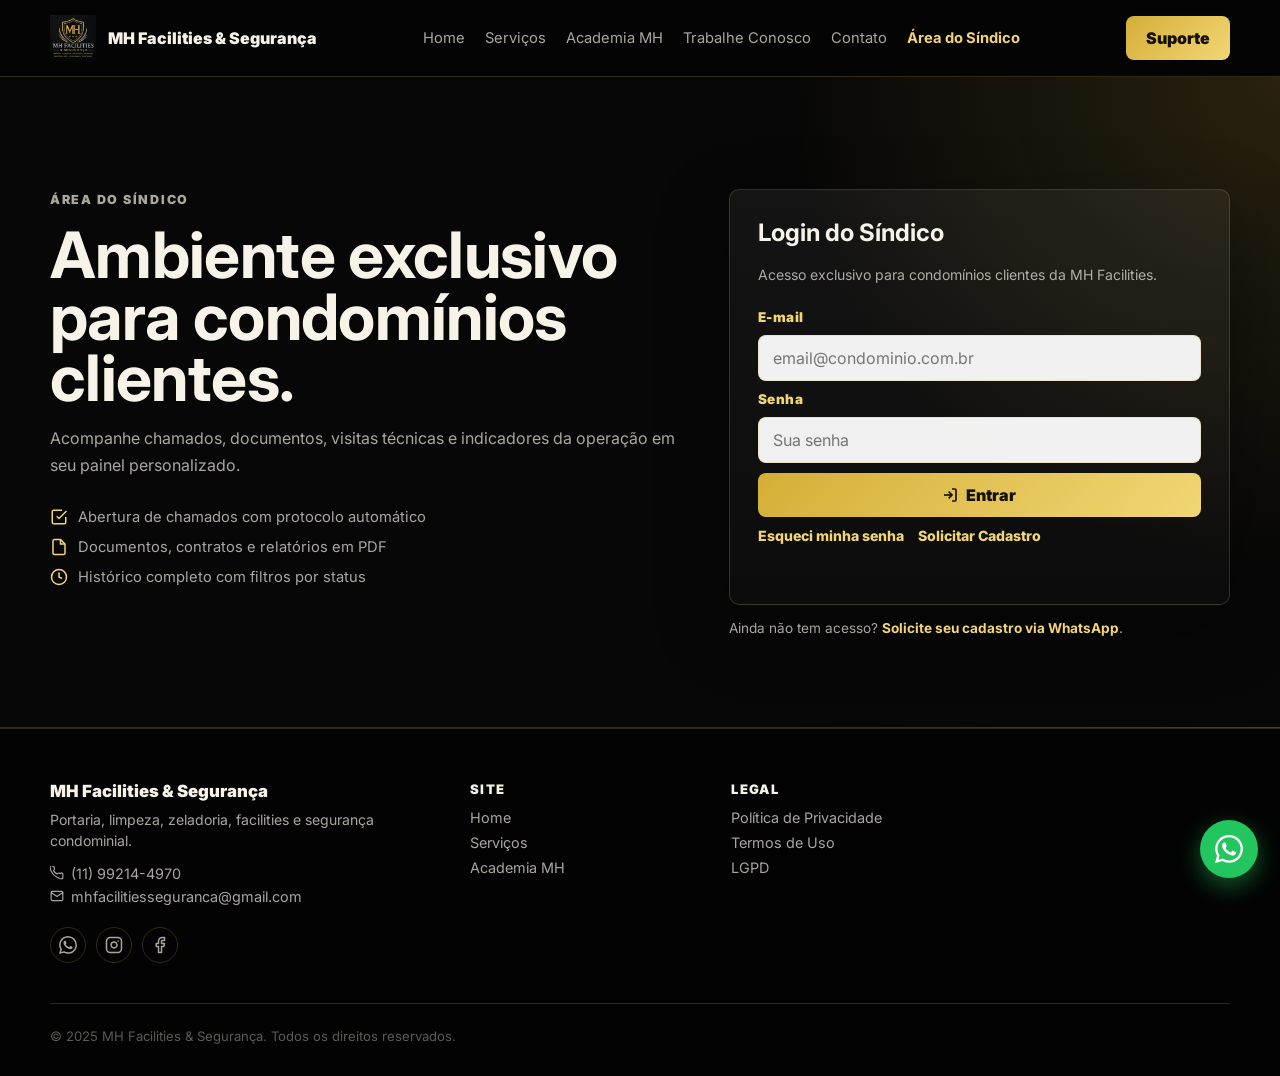
<file: mh-facilities/frontend/sindico.html>
<!DOCTYPE html>
<html lang="pt-BR">
<head>
    <meta charset="UTF-8">
    <meta name="viewport" content="width=device-width, initial-scale=1.0">
    <meta name="description" content="Área exclusiva para síndicos clientes da MH Facilities &amp; Segurança. Acesse seu painel, abra chamados e acompanhe a operação.">
    <meta name="theme-color" content="#050505">
    <title>Área do Síndico | MH Facilities &amp; Segurança</title>
    <link rel="icon" href="assets/logo.png">
    <link rel="preconnect" href="https://fonts.googleapis.com">
    <link rel="preconnect" href="https://fonts.gstatic.com" crossorigin>
    <link href="https://fonts.googleapis.com/css2?family=Inter:wght@400;500;600;700;800;900&display=swap" rel="stylesheet">
    <link rel="stylesheet" href="css/style.css">
</head>
<body class="portal-page">
    <header class="site-header">
        <nav class="nav-shell" aria-label="Navegação principal">
            <a class="brand" href="index.html">
                <img src="assets/logo.png" alt="MH Facilities" class="brand-logo">
                <span>MH Facilities &amp; Segurança</span>
            </a>
            <button class="menu-toggle" type="button" aria-label="Abrir menu" aria-expanded="false" aria-controls="site-menu">
                <span></span>
                <span></span>
                <span></span>
            </button>
            <div class="nav-links">
                <a href="index.html">Home</a>
                <a href="index.html#servicos">Serviços</a>
                <a href="index.html#academia">Academia MH</a>
                <a href="index.html#trabalhe-conosco">Trabalhe Conosco</a>
                <a href="index.html#contato">Contato</a>
                <a href="sindico.html" class="nav-link-highlight">Área do Síndico</a>
            </div>
            <div id="site-menu" class="dropdown-menu" hidden>
                <a href="index.html">Home</a>
                <a href="index.html#servicos">Serviços</a>
                <a href="index.html#academia">Academia MH</a>
                <a href="index.html#trabalhe-conosco">Trabalhe Conosco</a>
                <a href="index.html#contato">Contato</a>
                <a href="sindico.html">Área do Síndico</a>
            </div>
            <a class="nav-action" href="https://wa.me/5511992144970?text=Ola%20MH%20Facilities%2C%20preciso%20de%20suporte%20na%20area%20do%20sindico." target="_blank" rel="noopener noreferrer">Suporte</a>
        </nav>
    </header>

    <main>
        <!-- HERO + LOGIN -->
        <section class="portal-hero">
            <div>
                <p class="eyebrow">Área do Síndico</p>
                <h1>Ambiente exclusivo para condomínios clientes.</h1>
                <p>Acompanhe chamados, documentos, visitas técnicas e indicadores da operação em seu painel personalizado.</p>
                <div class="portal-hero-features">
                    <div class="portal-feature">
                        <svg xmlns="http://www.w3.org/2000/svg" viewBox="0 0 24 24" fill="none" stroke="currentColor" stroke-width="2" width="18" height="18" aria-hidden="true"><path d="M9 11l3 3L22 4"/><path d="M21 12v7a2 2 0 01-2 2H5a2 2 0 01-2-2V5a2 2 0 012-2h11"/></svg>
                        Abertura de chamados com protocolo automático
                    </div>
                    <div class="portal-feature">
                        <svg xmlns="http://www.w3.org/2000/svg" viewBox="0 0 24 24" fill="none" stroke="currentColor" stroke-width="2" width="18" height="18" aria-hidden="true"><path d="M14 2H6a2 2 0 00-2 2v16a2 2 0 002 2h12a2 2 0 002-2V8z"/><polyline points="14 2 14 8 20 8"/></svg>
                        Documentos, contratos e relatórios em PDF
                    </div>
                    <div class="portal-feature">
                        <svg xmlns="http://www.w3.org/2000/svg" viewBox="0 0 24 24" fill="none" stroke="currentColor" stroke-width="2" width="18" height="18" aria-hidden="true"><circle cx="12" cy="12" r="10"/><polyline points="12 6 12 12 16 14"/></svg>
                        Histórico completo com filtros por status
                    </div>
                </div>
            </div>

            <!-- FORMULÁRIO DE LOGIN -->
            <div id="syndic-login-wrap">
                <form id="syndic-register-form" class="quote-form portal-login">
                    <h2>Login do Síndico</h2>
                    <p class="login-subtitle">Acesso exclusivo para condomínios clientes da MH Facilities.</p>
                    <label for="syndic-email">E-mail</label>
                    <input id="syndic-email" name="syndicEmail" type="email" placeholder="email@condominio.com.br" required autocomplete="email">
                    <label for="syndic-password">Senha</label>
                    <input id="syndic-password" name="syndicPassword" type="password" placeholder="Sua senha" required autocomplete="current-password">
                    <button type="submit">
                        <svg xmlns="http://www.w3.org/2000/svg" viewBox="0 0 24 24" fill="none" stroke="currentColor" stroke-width="2.5" width="16" height="16" aria-hidden="true"><path d="M15 3h4a2 2 0 012 2v14a2 2 0 01-2 2h-4"/><polyline points="10 17 15 12 10 7"/><line x1="15" y1="12" x2="3" y2="12"/></svg>
                        Entrar
                    </button>
                    <div class="login-links">
                        <a href="mailto:mhfacilitiesseguranca@gmail.com?subject=Recuperar%20senha%20Area%20do%20Sindico">Esqueci minha senha</a>
                        <a href="https://wa.me/5511992144970?text=Ola%20MH%20Facilities%2C%20gostaria%20de%20solicitar%20cadastro%20na%20area%20do%20sindico." target="_blank" rel="noopener noreferrer">Solicitar Cadastro</a>
                    </div>
                    <p id="syndic-register-status" class="form-status" aria-live="polite"></p>
                </form>
                <p class="portal-note">
                    Ainda não tem acesso? <a href="https://wa.me/5511992144970?text=Ola%20MH%20Facilities%2C%20gostaria%20de%20solicitar%20cadastro%20na%20area%20do%20sindico." target="_blank" rel="noopener noreferrer">Solicite seu cadastro via WhatsApp</a>.
                </p>
            </div>
        </section>

        <!-- PAINEL DO SÍNDICO (oculto até login) -->
        <section id="syndic-panel" class="portal-dashboard hidden">

            <!-- CABEÇALHO DO PAINEL -->
            <div class="panel-header portal-panel-header">
                <div>
                    <p class="eyebrow">Dashboard do Síndico</p>
                    <h2 id="syndic-welcome">Bem-vindo</h2>
                    <span id="syndic-condo-label" class="panel-condo-label"></span>
                </div>
                <button id="syndic-reset" class="text-button" type="button">
                    <svg xmlns="http://www.w3.org/2000/svg" viewBox="0 0 24 24" fill="none" stroke="currentColor" stroke-width="2" width="14" height="14" aria-hidden="true"><path d="M9 21H5a2 2 0 01-2-2V5a2 2 0 012-2h4"/><polyline points="16 17 21 12 16 7"/><line x1="21" y1="12" x2="9" y2="12"/></svg>
                    Sair
                </button>
            </div>

            <!-- MÉTRICAS -->
            <div class="metric-grid">
                <article>
                    <span>Chamados abertos</span>
                    <strong id="metric-open">0</strong>
                </article>
                <article>
                    <span>Chamados concluídos</span>
                    <strong id="metric-done">0</strong>
                </article>
                <article>
                    <span>Última visita técnica</span>
                    <strong id="metric-visit">22/06</strong>
                </article>
                <article>
                    <span>Funcionários alocados</span>
                    <strong id="metric-staff">4</strong>
                </article>
            </div>

            <!-- ABAS DO PAINEL -->
            <div class="portal-tabs panel-actions">
                <button class="panel-action active" type="button" data-panel-target="ticket-form-wrap">
                    <svg xmlns="http://www.w3.org/2000/svg" viewBox="0 0 24 24" fill="none" stroke="currentColor" stroke-width="2" width="14" height="14" aria-hidden="true"><line x1="12" y1="5" x2="12" y2="19"/><line x1="5" y1="12" x2="19" y2="12"/></svg>
                    Abrir Chamado
                </button>
                <button class="panel-action" type="button" data-panel-target="ticket-history-wrap">
                    <svg xmlns="http://www.w3.org/2000/svg" viewBox="0 0 24 24" fill="none" stroke="currentColor" stroke-width="2" width="14" height="14" aria-hidden="true"><circle cx="12" cy="12" r="10"/><polyline points="12 6 12 12 16 14"/></svg>
                    Histórico
                </button>
                <button class="panel-action" type="button" data-panel-target="documents-wrap">
                    <svg xmlns="http://www.w3.org/2000/svg" viewBox="0 0 24 24" fill="none" stroke="currentColor" stroke-width="2" width="14" height="14" aria-hidden="true"><path d="M14 2H6a2 2 0 00-2 2v16a2 2 0 002 2h12a2 2 0 002-2V8z"/><polyline points="14 2 14 8 20 8"/></svg>
                    Documentos
                </button>
                <button class="panel-action" type="button" data-panel-target="rating-wrap">
                    <svg xmlns="http://www.w3.org/2000/svg" viewBox="0 0 24 24" fill="none" stroke="currentColor" stroke-width="2" width="14" height="14" aria-hidden="true"><polygon points="12 2 15.09 8.26 22 9.27 17 14.14 18.18 21.02 12 17.77 5.82 21.02 7 14.14 2 9.27 8.91 8.26 12 2"/></svg>
                    Avaliação
                </button>
            </div>

            <!-- FORMULÁRIO DE CHAMADO -->
            <form id="ticket-form-wrap" class="quote-form panel-form">
                <h3>Abertura de Chamado</h3>
                <p style="color:var(--muted);font-size:.9rem;margin:0 0 8px;">O protocolo será gerado automaticamente com data, hora e número de registro.</p>

                <label for="ticket-area">Categoria</label>
                <select id="ticket-area" name="Area do chamado" required>
                    <option value="">Selecione a categoria</option>
                    <option value="Portaria">Portaria</option>
                    <option value="Limpeza">Limpeza</option>
                    <option value="Zeladoria">Zeladoria</option>
                    <option value="Seguranca">Segurança</option>
                    <option value="Administrativo">Administrativo</option>
                    <option value="Outros">Outros</option>
                </select>

                <label for="ticket-priority">Prioridade</label>
                <select id="ticket-priority" name="Prioridade" required>
                    <option value="">Selecione a prioridade</option>
                    <option value="Baixa">Baixa</option>
                    <option value="Media">Média</option>
                    <option value="Alta">Alta</option>
                    <option value="Urgente">Urgente</option>
                </select>

                <label for="ticket-subject">Assunto</label>
                <input id="ticket-subject" name="Assunto" type="text" placeholder="Resumo do chamado" required>

                <label for="ticket-description">Descrição</label>
                <textarea id="ticket-description" name="Descricao do chamado" rows="5" placeholder="Descreva o ocorrido com data, local e detalhes" required></textarea>

                <label for="ticket-photos">Upload de fotos (opcional)</label>
                <input id="ticket-photos" name="Fotos" type="file" accept="image/*" multiple class="file-input">

                <label for="ticket-docs">Upload de documentos (opcional)</label>
                <input id="ticket-docs" name="Documentos" type="file" multiple class="file-input">

                <button type="submit">Gerar Protocolo</button>
                <p id="ticket-status" class="form-status" aria-live="polite">O protocolo será gerado automaticamente com data e hora.</p>
            </form>

            <!-- HISTÓRICO DE CHAMADOS -->
            <section id="ticket-history-wrap" class="panel-form portal-block hidden">
                <div class="block-head">
                    <h3>Histórico de Chamados</h3>
                    <select id="history-filter" aria-label="Filtrar chamados">
                        <option value="">Todos os status</option>
                        <option value="ABERTO">Aberto</option>
                        <option value="EM_ANDAMENTO">Em andamento</option>
                        <option value="RESOLVIDO">Concluído</option>
                        <option value="FECHADO">Cancelado</option>
                    </select>
                </div>
                <div id="syndic-history-list" class="admin-list">
                    <p class="admin-empty">Nenhum chamado encontrado.</p>
                </div>
            </section>

            <!-- DOCUMENTOS -->
            <section id="documents-wrap" class="panel-form portal-block hidden">
                <h3>Documentos</h3>
                <p style="color:var(--muted);font-size:.9rem;margin:0 0 16px;">Download dos documentos do seu condomínio em PDF.</p>
                <div class="document-grid">
                    <a href="#" class="doc-link">
                        <svg xmlns="http://www.w3.org/2000/svg" viewBox="0 0 24 24" fill="none" stroke="currentColor" stroke-width="2" width="16" height="16" aria-hidden="true"><path d="M14 2H6a2 2 0 00-2 2v16a2 2 0 002 2h12a2 2 0 002-2V8z"/><polyline points="14 2 14 8 20 8"/><line x1="16" y1="13" x2="8" y2="13"/><line x1="16" y1="17" x2="8" y2="17"/><polyline points="10 9 9 9 8 9"/></svg>
                        Contratos
                    </a>
                    <a href="#" class="doc-link">
                        <svg xmlns="http://www.w3.org/2000/svg" viewBox="0 0 24 24" fill="none" stroke="currentColor" stroke-width="2" width="16" height="16" aria-hidden="true"><line x1="18" y1="20" x2="18" y2="10"/><line x1="12" y1="20" x2="12" y2="4"/><line x1="6" y1="20" x2="6" y2="14"/></svg>
                        Relatórios mensais
                    </a>
                    <a href="#" class="doc-link">
                        <svg xmlns="http://www.w3.org/2000/svg" viewBox="0 0 24 24" fill="none" stroke="currentColor" stroke-width="2" width="16" height="16" aria-hidden="true"><rect x="3" y="4" width="18" height="18" rx="2" ry="2"/><line x1="16" y1="2" x2="16" y2="6"/><line x1="8" y1="2" x2="8" y2="6"/><line x1="3" y1="10" x2="21" y2="10"/></svg>
                        Escalas
                    </a>
                    <a href="#" class="doc-link">
                        <svg xmlns="http://www.w3.org/2000/svg" viewBox="0 0 24 24" fill="none" stroke="currentColor" stroke-width="2" width="16" height="16" aria-hidden="true"><path d="M18 8h1a4 4 0 010 8h-1"/><path d="M2 8h16v9a4 4 0 01-4 4H6a4 4 0 01-4-4V8z"/><line x1="6" y1="1" x2="6" y2="4"/><line x1="10" y1="1" x2="10" y2="4"/><line x1="14" y1="1" x2="14" y2="4"/></svg>
                        Comunicados
                    </a>
                    <a href="#" class="doc-link">
                        <svg xmlns="http://www.w3.org/2000/svg" viewBox="0 0 24 24" fill="none" stroke="currentColor" stroke-width="2" width="16" height="16" aria-hidden="true"><circle cx="12" cy="8" r="6"/><path d="M15.477 12.89L17 22l-5-3-5 3 1.523-9.11"/></svg>
                        Certificados
                    </a>
                </div>
            </section>

            <!-- AVALIAÇÃO DE SERVIÇOS -->
            <section id="rating-wrap" class="panel-form portal-block hidden">
                <h3>Avaliação de Serviços</h3>
                <p style="color:var(--muted);font-size:.9rem;margin:0 0 16px;">Sua avaliação é enviada diretamente para a equipe de qualidade MH.</p>
                <form id="rating-form" class="inline-form">
                    <label for="rating-score">Nota (1 a 5 estrelas)</label>
                    <select id="rating-score" required>
                        <option value="">Selecione sua nota</option>
                        <option value="1">★ 1 estrela — Ruim</option>
                        <option value="2">★★ 2 estrelas — Regular</option>
                        <option value="3">★★★ 3 estrelas — Bom</option>
                        <option value="4">★★★★ 4 estrelas — Muito bom</option>
                        <option value="5">★★★★★ 5 estrelas — Excelente</option>
                    </select>
                    <label for="rating-comment">Comentários</label>
                    <textarea id="rating-comment" rows="4" placeholder="Conte como foi o atendimento e o que pode melhorar"></textarea>
                    <button type="submit">Enviar avaliação</button>
                    <p id="rating-status" class="form-status" aria-live="polite"></p>
                </form>
            </section>

        </section>
    </main>

    <!-- BOTÃO FLUTUANTE WHATSAPP -->
    <a class="floating-whatsapp" href="https://wa.me/5511992144970?text=Ola%20MH%20Facilities%2C%20preciso%20de%20suporte." target="_blank" rel="noopener noreferrer" aria-label="Falar pelo WhatsApp">
        <svg xmlns="http://www.w3.org/2000/svg" viewBox="0 0 24 24" fill="currentColor" width="28" height="28" aria-hidden="true">
            <path d="M17.472 14.382c-.297-.149-1.758-.867-2.03-.967-.273-.099-.471-.148-.67.15-.197.297-.767.966-.94 1.164-.173.199-.347.223-.644.075-.297-.15-1.255-.463-2.39-1.475-.883-.788-1.48-1.761-1.653-2.059-.173-.297-.018-.458.13-.606.134-.133.298-.347.446-.52.149-.174.198-.298.298-.497.099-.198.05-.371-.025-.52-.075-.149-.669-1.612-.916-2.207-.242-.579-.487-.5-.669-.51-.173-.008-.371-.01-.57-.01-.198 0-.52.074-.792.372-.272.297-1.04 1.016-1.04 2.479 0 1.462 1.065 2.875 1.213 3.074.149.198 2.096 3.2 5.077 4.487.709.306 1.262.489 1.694.625.712.227 1.36.195 1.871.118.571-.085 1.758-.719 2.006-1.413.248-.694.248-1.289.173-1.413-.074-.124-.272-.198-.57-.347m-5.421 7.403h-.004a9.87 9.87 0 01-5.031-1.378l-.361-.214-3.741.982.998-3.648-.235-.374a9.86 9.86 0 01-1.51-5.26c.001-5.45 4.436-9.884 9.888-9.884 2.64 0 5.122 1.03 6.988 2.898a9.825 9.825 0 012.893 6.994c-.003 5.45-4.437 9.884-9.885 9.884m8.413-18.297A11.815 11.815 0 0012.05 0C5.495 0 .16 5.335.157 11.892c0 2.096.547 4.142 1.588 5.945L.057 24l6.305-1.654a11.882 11.882 0 005.683 1.448h.005c6.554 0 11.89-5.335 11.893-11.893a11.821 11.821 0 00-3.48-8.413z"/>
        </svg>
    </a>

    <!-- RODAPÉ -->
    <footer class="site-footer">
        <div class="footer-brand">
            <strong>MH Facilities &amp; Segurança</strong>
            <span>Portaria, limpeza, zeladoria, facilities e segurança condominial.</span>
            <div class="footer-contact">
                <a href="tel:+5511992144970">
                    <svg xmlns="http://www.w3.org/2000/svg" viewBox="0 0 24 24" fill="none" stroke="currentColor" stroke-width="2" width="14" height="14" aria-hidden="true"><path d="M22 16.92v3a2 2 0 01-2.18 2 19.79 19.79 0 01-8.63-3.07A19.5 19.5 0 013.07 10.8 19.79 19.79 0 01.01 2.18 2 2 0 012 0h3a2 2 0 012 1.72 12.84 12.84 0 00.7 2.81 2 2 0 01-.45 2.11L6.09 7.91a16 16 0 006 6l1.27-1.27a2 2 0 012.11-.45 12.84 12.84 0 002.81.7A2 2 0 0122 14z"/></svg>
                    (11) 99214-4970
                </a>
                <a href="mailto:mhfacilitiesseguranca@gmail.com">
                    <svg xmlns="http://www.w3.org/2000/svg" viewBox="0 0 24 24" fill="none" stroke="currentColor" stroke-width="2" width="14" height="14" aria-hidden="true"><path d="M4 4h16c1.1 0 2 .9 2 2v12c0 1.1-.9 2-2 2H4c-1.1 0-2-.9-2-2V6c0-1.1.9-2 2-2z"/><polyline points="22,6 12,13 2,6"/></svg>
                    mhfacilitiesseguranca@gmail.com
                </a>
            </div>
            <div class="footer-social">
                <a href="https://wa.me/5511992144970" target="_blank" rel="noopener noreferrer" aria-label="WhatsApp">
                    <svg xmlns="http://www.w3.org/2000/svg" viewBox="0 0 24 24" fill="currentColor" width="18" height="18" aria-hidden="true"><path d="M17.472 14.382c-.297-.149-1.758-.867-2.03-.967-.273-.099-.471-.148-.67.15-.197.297-.767.966-.94 1.164-.173.199-.347.223-.644.075-.297-.15-1.255-.463-2.39-1.475-.883-.788-1.48-1.761-1.653-2.059-.173-.297-.018-.458.13-.606.134-.133.298-.347.446-.52.149-.174.198-.298.298-.497.099-.198.05-.371-.025-.52-.075-.149-.669-1.612-.916-2.207-.242-.579-.487-.5-.669-.51-.173-.008-.371-.01-.57-.01-.198 0-.52.074-.792.372-.272.297-1.04 1.016-1.04 2.479 0 1.462 1.065 2.875 1.213 3.074.149.198 2.096 3.2 5.077 4.487.709.306 1.262.489 1.694.625.712.227 1.36.195 1.871.118.571-.085 1.758-.719 2.006-1.413.248-.694.248-1.289.173-1.413-.074-.124-.272-.198-.57-.347m-5.421 7.403h-.004a9.87 9.87 0 01-5.031-1.378l-.361-.214-3.741.982.998-3.648-.235-.374a9.86 9.86 0 01-1.51-5.26c.001-5.45 4.436-9.884 9.888-9.884 2.64 0 5.122 1.03 6.988 2.898a9.825 9.825 0 012.893 6.994c-.003 5.45-4.437 9.884-9.885 9.884m8.413-18.297A11.815 11.815 0 0012.05 0C5.495 0 .16 5.335.157 11.892c0 2.096.547 4.142 1.588 5.945L.057 24l6.305-1.654a11.882 11.882 0 005.683 1.448h.005c6.554 0 11.89-5.335 11.893-11.893a11.821 11.821 0 00-3.48-8.413z"/></svg>
                </a>
                <a href="#" aria-label="Instagram">
                    <svg xmlns="http://www.w3.org/2000/svg" viewBox="0 0 24 24" fill="none" stroke="currentColor" stroke-width="2" stroke-linecap="round" stroke-linejoin="round" width="18" height="18" aria-hidden="true"><rect x="2" y="2" width="20" height="20" rx="5" ry="5"/><path d="M16 11.37A4 4 0 1112.63 8 4 4 0 0116 11.37z"/><line x1="17.5" y1="6.5" x2="17.51" y2="6.5"/></svg>
                </a>
                <a href="#" aria-label="Facebook">
                    <svg xmlns="http://www.w3.org/2000/svg" viewBox="0 0 24 24" fill="none" stroke="currentColor" stroke-width="2" stroke-linecap="round" stroke-linejoin="round" width="18" height="18" aria-hidden="true"><path d="M18 2h-3a5 5 0 00-5 5v3H7v4h3v8h4v-8h3l1-4h-4V7a1 1 0 011-1h3z"/></svg>
                </a>
            </div>
        </div>
        <nav class="footer-nav" aria-label="Links do rodapé">
            <div class="footer-links">
                <strong>Site</strong>
                <a href="index.html">Home</a>
                <a href="index.html#servicos">Serviços</a>
                <a href="index.html#academia">Academia MH</a>
            </div>
            <div class="footer-links">
                <strong>Legal</strong>
                <a href="#">Política de Privacidade</a>
                <a href="#">Termos de Uso</a>
                <a href="#">LGPD</a>
            </div>
        </nav>
        <div class="footer-bottom">
            <span>&copy; 2025 MH Facilities &amp; Segurança. Todos os direitos reservados.</span>
        </div>
    </footer>

    <script src="js/app.js"></script>
</body>
</html>
</file>
<file: App de funcionarios/css/app.css>
:root {
  --black:      #050505;
  --panel:      #0d0d0f;
  --panel-soft: #151519;
  --line:       rgba(212,175,55,.18);
  --gold:       #d4af37;
  --gold-soft:  #f2d675;
  --text:       #f7f3e8;
  --muted:      rgba(247,243,232,.6);
  --danger:     #b94a48;
  --success:    #2a7d4f;
  --warn:       #b8860b;
  --info:       #1a6b9a;
  --sb-w:       264px;
  --top-h:      60px;
  --radius:     10px;
  --shadow:     0 8px 32px rgba(0,0,0,.45);
}

*{box-sizing:border-box;margin:0;padding:0}

html,body{height:100%;overflow:hidden}

body{
  font-family:'Inter',Arial,sans-serif;
  background:var(--black);
  color:var(--text);
  display:flex;
}

/* ── SIDEBAR ─────────────────────────────────────────────────── */

.sidebar{
  width:var(--sb-w);
  height:100vh;
  background:var(--panel);
  border-right:1px solid var(--line);
  display:flex;
  flex-direction:column;
  flex-shrink:0;
  overflow-y:auto;
  overflow-x:hidden;
  transition:transform .28s ease,width .28s ease;
  scrollbar-width:thin;
  scrollbar-color:var(--line) transparent;
}

.sidebar.collapsed{
  transform:translateX(calc(-1 * var(--sb-w)));
  position:fixed;
  z-index:200;
}

.sb-brand{
  display:flex;
  align-items:center;
  gap:12px;
  padding:20px 18px 18px;
  border-bottom:1px solid var(--line);
  flex-shrink:0;
}

.sb-logo{
  width:40px;
  height:40px;
  object-fit:contain;
  border-radius:6px;
}

.sb-brand-text strong{
  display:block;
  font-size:.9rem;
  font-weight:800;
  color:var(--text);
}

.sb-brand-text small{
  font-size:.72rem;
  color:var(--gold);
  font-weight:600;
  text-transform:uppercase;
  letter-spacing:.04em;
}

#sb-nav{
  padding:14px 10px 24px;
  flex:1;
}

.nav-group-label{
  font-size:.68rem;
  font-weight:700;
  text-transform:uppercase;
  letter-spacing:.08em;
  color:var(--gold);
  padding:16px 8px 6px;
}

.nav-btn{
  display:flex;
  align-items:center;
  gap:9px;
  width:100%;
  padding:9px 10px;
  border:none;
  background:transparent;
  color:var(--muted);
  font:600 .82rem/1 'Inter',sans-serif;
  border-radius:7px;
  cursor:pointer;
  text-align:left;
  transition:background .15s,color .15s;
  white-space:nowrap;
}

.nav-btn .nav-icon{font-size:1rem;flex-shrink:0;width:20px;text-align:center}

.nav-btn:hover{background:rgba(212,175,55,.08);color:var(--gold-soft)}

.nav-btn.active{
  background:rgba(212,175,55,.14);
  color:var(--gold-soft);
  font-weight:700;
}

/* ── LAYOUT ──────────────────────────────────────────────────── */

.app-layout{
  flex:1;
  display:flex;
  flex-direction:column;
  height:100vh;
  overflow:hidden;
  min-width:0;
}

/* ── TOPBAR ──────────────────────────────────────────────────── */

.topbar{
  height:var(--top-h);
  background:rgba(5,5,5,.94);
  border-bottom:1px solid var(--line);
  backdrop-filter:blur(16px);
  display:flex;
  align-items:center;
  gap:14px;
  padding:0 22px;
  flex-shrink:0;
  z-index:100;
}

.sb-toggle{
  display:flex;
  flex-direction:column;
  gap:4px;
  border:none;
  background:transparent;
  cursor:pointer;
  padding:4px;
  flex-shrink:0;
}

.sb-toggle span{
  display:block;
  width:20px;
  height:2px;
  background:var(--muted);
  border-radius:2px;
  transition:.2s;
}

.topbar-title{
  font-size:.9rem;
  font-weight:700;
  color:var(--text);
  flex:1;
}

.topbar-end{
  display:flex;
  align-items:center;
  gap:12px;
  font-size:.78rem;
  color:var(--muted);
  flex-shrink:0;
}

.badge-user{
  background:rgba(212,175,55,.15);
  color:var(--gold-soft);
  border:1px solid var(--line);
  border-radius:20px;
  padding:3px 12px;
  font-weight:700;
  font-size:.75rem;
}

/* ── MAIN / PAGES ────────────────────────────────────────────── */

#main-content{
  flex:1;
  overflow-y:auto;
  overflow-x:hidden;
  scrollbar-width:thin;
  scrollbar-color:var(--line) transparent;
}

.page{display:none;padding:28px 28px 48px;min-height:100%}
.page.active{display:block}

.page-head{
  display:flex;
  align-items:flex-start;
  justify-content:space-between;
  gap:16px;
  margin-bottom:28px;
  flex-wrap:wrap;
}

.page-head h1{
  font-size:1.5rem;
  font-weight:800;
  margin-bottom:4px;
}

.page-head .page-actions{
  display:flex;
  gap:10px;
  flex-shrink:0;
}

.eyebrow{
  font-size:.72rem;
  font-weight:700;
  text-transform:uppercase;
  letter-spacing:.1em;
  color:var(--gold);
  margin-bottom:6px;
}

.muted{color:var(--muted);font-size:.88rem;margin-top:4px}

/* ── METRIC CARDS ────────────────────────────────────────────── */

.metric-grid{
  display:grid;
  grid-template-columns:repeat(auto-fill,minmax(180px,1fr));
  gap:14px;
  margin-bottom:28px;
}

.metric-card{
  background:var(--panel-soft);
  border:1px solid var(--line);
  border-radius:var(--radius);
  padding:18px 20px;
}

.metric-card span{
  font-size:.75rem;
  color:var(--muted);
  font-weight:600;
  text-transform:uppercase;
  letter-spacing:.06em;
  display:block;
  margin-bottom:8px;
}

.metric-card strong{
  font-size:2rem;
  font-weight:900;
  color:var(--gold-soft);
}

/* ── DASHBOARD SHORTCUTS ─────────────────────────────────────── */

.dash-shortcuts{
  display:grid;
  grid-template-columns:repeat(auto-fill,minmax(220px,1fr));
  gap:14px;
}

.shortcut-card{
  background:var(--panel-soft);
  border:1px solid var(--line);
  border-radius:var(--radius);
  padding:18px 20px;
  cursor:pointer;
  transition:border-color .2s,transform .15s;
}

.shortcut-card:hover{
  border-color:rgba(212,175,55,.5);
  transform:translateY(-2px);
}

.shortcut-card .sc-icon{
  font-size:1.5rem;
  margin-bottom:10px;
}

.shortcut-card strong{
  display:block;
  font-size:.88rem;
  font-weight:700;
  color:var(--text);
  margin-bottom:4px;
}

.shortcut-card small{
  font-size:.75rem;
  color:var(--muted);
}

/* ── BUTTONS ─────────────────────────────────────────────────── */

.btn{
  display:inline-flex;
  align-items:center;
  gap:6px;
  padding:0 16px;
  height:38px;
  border:none;
  border-radius:8px;
  font:700 .82rem/1 'Inter',sans-serif;
  cursor:pointer;
  transition:opacity .2s,transform .15s;
  text-decoration:none;
  white-space:nowrap;
}

.btn:hover{opacity:.85;transform:translateY(-1px)}
.btn:active{transform:translateY(0)}

.btn-gold{background:var(--gold);color:#050505}
.btn-outline{background:transparent;border:1px solid var(--line);color:var(--muted)}
.btn-outline:hover{border-color:var(--gold);color:var(--gold-soft)}
.btn-danger{background:var(--danger);color:#fff}
.btn-sm{height:30px;padding:0 10px;font-size:.75rem}

/* ── TOOLBAR ─────────────────────────────────────────────────── */

.toolbar{
  display:flex;
  align-items:center;
  gap:10px;
  margin-bottom:18px;
  flex-wrap:wrap;
}

.search-box{
  flex:1;
  min-width:180px;
  max-width:340px;
  background:var(--panel-soft);
  border:1px solid var(--line);
  border-radius:8px;
  padding:0 12px;
  height:36px;
  color:var(--text);
  font:inherit;
  font-size:.82rem;
}

.search-box:focus{outline:none;border-color:var(--gold)}

/* ── TABLE ───────────────────────────────────────────────────── */

.table-wrap{
  overflow-x:auto;
  border-radius:var(--radius);
  border:1px solid var(--line);
}

table{
  width:100%;
  border-collapse:collapse;
  font-size:.82rem;
}

thead{background:var(--panel-soft)}

th{
  padding:11px 14px;
  text-align:left;
  font-weight:700;
  font-size:.72rem;
  text-transform:uppercase;
  letter-spacing:.06em;
  color:var(--muted);
  border-bottom:1px solid var(--line);
  white-space:nowrap;
}

td{
  padding:11px 14px;
  border-bottom:1px solid rgba(212,175,55,.07);
  color:var(--text);
  vertical-align:middle;
}

tr:last-child td{border-bottom:none}

tbody tr:hover{background:rgba(212,175,55,.04)}

.td-actions{
  display:flex;
  gap:6px;
  align-items:center;
}

/* ── BADGES ──────────────────────────────────────────────────── */

.badge{
  display:inline-block;
  padding:2px 9px;
  border-radius:20px;
  font-size:.7rem;
  font-weight:700;
  text-transform:uppercase;
  letter-spacing:.04em;
}

.badge-pendente{background:rgba(184,134,11,.18);color:#f2d675}
.badge-andamento{background:rgba(26,107,154,.2);color:#6ec6f5}
.badge-concluido{background:rgba(42,125,79,.2);color:#5dd99a}
.badge-cancelado{background:rgba(185,74,72,.2);color:#e88785}
.badge-pago{background:rgba(42,125,79,.2);color:#5dd99a}
.badge-atrasado{background:rgba(185,74,72,.2);color:#e88785}
.badge-aberta{background:rgba(184,134,11,.18);color:#f2d675}
.badge-analise{background:rgba(26,107,154,.2);color:#6ec6f5}
.badge-encerrada{background:rgba(42,125,79,.2);color:#5dd99a}
.badge-ativo{background:rgba(42,125,79,.2);color:#5dd99a}
.badge-inativo{background:rgba(185,74,72,.2);color:#e88785}

/* ── EMPTY STATE ─────────────────────────────────────────────── */

.empty-state{
  text-align:center;
  padding:56px 24px;
  color:var(--muted);
}

.empty-state .empty-icon{font-size:2.5rem;margin-bottom:14px}
.empty-state p{font-size:.88rem}

/* ── MODAL ───────────────────────────────────────────────────── */

.modal-overlay{
  position:fixed;
  inset:0;
  background:rgba(0,0,0,.65);
  display:flex;
  align-items:center;
  justify-content:center;
  z-index:500;
  padding:16px;
  backdrop-filter:blur(4px);
}

.modal-overlay.hidden{display:none}

.modal-box{
  background:var(--panel);
  border:1px solid var(--line);
  border-radius:14px;
  width:100%;
  max-width:640px;
  max-height:90vh;
  display:flex;
  flex-direction:column;
  box-shadow:var(--shadow);
}

.modal-hd{
  display:flex;
  align-items:center;
  justify-content:space-between;
  padding:20px 24px 16px;
  border-bottom:1px solid var(--line);
  flex-shrink:0;
}

.modal-hd h2{font-size:1.05rem;font-weight:800}

.modal-close{
  background:transparent;
  border:none;
  color:var(--muted);
  font-size:1.1rem;
  cursor:pointer;
  padding:4px 8px;
  border-radius:6px;
  transition:color .2s;
}

.modal-close:hover{color:var(--text)}

.modal-bd{
  padding:20px 24px 24px;
  overflow-y:auto;
  flex:1;
}

/* ── FORMS ───────────────────────────────────────────────────── */

.form-grid{
  display:grid;
  grid-template-columns:1fr 1fr;
  gap:14px;
}

.form-grid .full{grid-column:1/-1}

.form-group{display:flex;flex-direction:column;gap:5px}

.form-group label{
  font-size:.75rem;
  font-weight:700;
  color:var(--muted);
  text-transform:uppercase;
  letter-spacing:.04em;
}

.form-group input,
.form-group select,
.form-group textarea{
  background:var(--panel-soft);
  border:1px solid var(--line);
  border-radius:8px;
  padding:9px 12px;
  color:var(--text);
  font:inherit;
  font-size:.84rem;
  transition:border-color .2s;
}

.form-group input:focus,
.form-group select:focus,
.form-group textarea:focus{
  outline:none;
  border-color:var(--gold);
}

.form-group textarea{resize:vertical;min-height:80px}

.form-group select option{background:var(--panel)}

.form-actions{
  display:flex;
  gap:10px;
  justify-content:flex-end;
  margin-top:20px;
  padding-top:16px;
  border-top:1px solid var(--line);
}

/* ── CHECKLIST ITEMS ─────────────────────────────────────────── */

.checklist-items{
  display:grid;
  grid-template-columns:1fr 1fr;
  gap:8px;
  background:var(--panel-soft);
  border:1px solid var(--line);
  border-radius:8px;
  padding:14px;
}

.check-item{
  display:flex;
  align-items:center;
  gap:8px;
  font-size:.82rem;
  cursor:pointer;
}

.check-item input[type=checkbox]{
  width:15px;
  height:15px;
  accent-color:var(--gold);
  cursor:pointer;
  flex-shrink:0;
}

/* ── RATING ──────────────────────────────────────────────────── */

.rating-group{
  background:var(--panel-soft);
  border:1px solid var(--line);
  border-radius:8px;
  padding:14px;
  display:flex;
  flex-direction:column;
  gap:10px;
}

.rating-row{
  display:flex;
  align-items:center;
  justify-content:space-between;
  gap:12px;
}

.rating-row span{font-size:.82rem;color:var(--muted);flex:1}

.rating-stars{display:flex;gap:6px}

.rating-stars button{
  width:28px;
  height:28px;
  border-radius:6px;
  border:1px solid var(--line);
  background:var(--panel);
  color:var(--muted);
  font-size:.8rem;
  font-weight:700;
  cursor:pointer;
  transition:background .15s,color .15s;
}

.rating-stars button.active{
  background:var(--gold);
  color:#050505;
  border-color:var(--gold);
}

/* ── ESCALA TABLE ────────────────────────────────────────────── */

.escala-week{
  display:grid;
  grid-template-columns:repeat(7,1fr);
  gap:6px;
  margin-top:10px;
}

.day-check{
  display:flex;
  flex-direction:column;
  align-items:center;
  gap:4px;
  font-size:.72rem;
  color:var(--muted);
}

.day-check input[type=checkbox]{
  width:16px;
  height:16px;
  accent-color:var(--gold);
}

/* ── FATURAMENTO SUMMARY ─────────────────────────────────────── */

.fat-summary{
  display:grid;
  grid-template-columns:repeat(3,1fr);
  gap:14px;
  margin-bottom:20px;
}

.fat-card{
  background:var(--panel-soft);
  border:1px solid var(--line);
  border-radius:var(--radius);
  padding:16px 18px;
}

.fat-card span{font-size:.72rem;color:var(--muted);font-weight:600;text-transform:uppercase}
.fat-card strong{display:block;font-size:1.5rem;font-weight:900;margin-top:6px}
.fat-card.verde strong{color:#5dd99a}
.fat-card.vermelho strong{color:#e88785}
.fat-card.amarelo strong{color:#f2d675}

/* ── PRINT AREA ──────────────────────────────────────────────── */

.print-area{display:none}

@media print {
  body > *:not(#print-area){display:none!important}
  #print-area{
    display:block!important;
    font-family:'Inter',Arial,sans-serif;
    color:#111;
    padding:32px;
    font-size:13px;
  }
  .print-doc-header{
    display:flex;
    align-items:center;
    justify-content:space-between;
    border-bottom:2px solid #d4af37;
    padding-bottom:14px;
    margin-bottom:20px;
  }
  .print-company{font-size:18px;font-weight:900}
  .print-doc-title{font-size:22px;font-weight:900;text-align:center;margin-bottom:20px}
  .print-row{display:flex;gap:24px;margin-bottom:10px}
  .print-field{flex:1}
  .print-field label{font-size:10px;text-transform:uppercase;color:#666;font-weight:700}
  .print-field span{display:block;font-size:13px;border-bottom:1px solid #ddd;padding-bottom:4px;margin-top:2px}
  .print-body{margin-top:16px;line-height:1.6}
  .print-checklist{columns:2;gap:24px;margin:14px 0}
  .print-check-item{break-inside:avoid;margin-bottom:6px;font-size:12px}
  .print-sign{margin-top:48px;display:flex;justify-content:space-between}
  .print-sign-box{border-top:1px solid #999;width:200px;padding-top:6px;font-size:11px;text-align:center;color:#666}
  .print-total{font-size:18px;font-weight:900;text-align:right;margin-top:16px;color:#050505}
}

/* ── RESPONSIVE ──────────────────────────────────────────────── */

@media(max-width:768px){
  .sidebar{
    position:fixed;
    z-index:300;
    height:100vh;
    transform:translateX(calc(-1 * var(--sb-w)));
  }
  .sidebar.open{transform:translateX(0)}
  .sb-overlay{
    display:none;
    position:fixed;
    inset:0;
    background:rgba(0,0,0,.5);
    z-index:299;
  }
  .sb-overlay.visible{display:block}
  .page{padding:18px 16px 48px}
  .form-grid{grid-template-columns:1fr}
  .form-grid .full{grid-column:1}
  .fat-summary{grid-template-columns:1fr}
  .checklist-items{grid-template-columns:1fr}
  .metric-grid{grid-template-columns:1fr 1fr}
}

@media(min-width:769px){
  .sb-overlay{display:none!important}
}
</file>
<file: mh-facilities/frontend/css/style.css>
:root {
    --black: #050505;
    --panel: #0d0d0f;
    --panel-soft: #151519;
    --line: rgba(212, 175, 55, 0.22);
    --gold: #d4af37;
    --gold-soft: #f2d675;
    --text: #f7f3e8;
    --muted: rgba(247, 243, 232, 0.68);
    --paper: #ffffff;
    --ink: #111111;
    --danger: #b94a48;
    --shadow: 0 24px 70px rgba(0, 0, 0, 0.38);
}

* {
    box-sizing: border-box;
}

html {
    scroll-behavior: smooth;
}

body {
    margin: 0;
    font-family: "Inter", Arial, sans-serif;
    background: var(--black);
    color: var(--text);
    overflow-x: hidden;
}

img {
    display: block;
    max-width: 100%;
}

a {
    color: inherit;
}

/* ── HEADER & NAV ─────────────────────────────────────────────────────────── */

.site-header {
    position: sticky;
    top: 0;
    z-index: 50;
    border-bottom: 1px solid var(--line);
    background: rgba(5, 5, 5, 0.92);
    backdrop-filter: blur(20px);
}

.nav-shell {
    position: relative;
    width: min(1180px, calc(100% - 32px));
    min-height: 76px;
    margin: 0 auto;
    display: flex;
    align-items: center;
    justify-content: space-between;
    gap: 22px;
}

.brand {
    display: inline-flex;
    align-items: center;
    gap: 12px;
    color: var(--text);
    font-weight: 900;
    text-decoration: none;
    flex-shrink: 0;
}

.brand-logo {
    width: 46px;
    height: 46px;
    object-fit: contain;
}

.nav-links {
    display: flex;
    align-items: center;
    gap: 20px;
    color: var(--muted);
    font-size: 0.92rem;
}

.nav-links a,
.nav-action,
.button {
    text-decoration: none;
}

.nav-links a:hover {
    color: var(--gold-soft);
    transition: color 0.2s;
}

.nav-link-highlight {
    color: var(--gold-soft) !important;
    font-weight: 700;
}

.nav-action,
.button,
.quote-form button,
.inline-form button {
    min-height: 44px;
    display: inline-flex;
    align-items: center;
    justify-content: center;
    gap: 8px;
    border: 0;
    border-radius: 8px;
    cursor: pointer;
    font: inherit;
    font-weight: 900;
    transition: opacity 0.2s, transform 0.15s;
}

.nav-action:hover,
.button:hover,
.quote-form button:hover,
.inline-form button:hover {
    opacity: 0.9;
    transform: translateY(-1px);
}

.nav-action,
.button-primary,
.quote-form button,
.inline-form button {
    padding: 0 20px;
    background: linear-gradient(135deg, var(--gold), var(--gold-soft));
    color: #171103;
}

.button-secondary {
    padding: 0 20px;
    border: 1px solid rgba(242, 214, 117, 0.48);
    color: var(--text);
    background: rgba(255, 255, 255, 0.04);
}

.menu-toggle {
    width: 46px;
    height: 46px;
    display: none;
    flex-direction: column;
    align-items: center;
    justify-content: center;
    gap: 5px;
    border: 1px solid var(--line);
    border-radius: 8px;
    background: rgba(255, 255, 255, 0.04);
    cursor: pointer;
}

.menu-toggle span {
    width: 22px;
    height: 2px;
    background: var(--gold-soft);
}

.dropdown-menu {
    position: absolute;
    right: 0;
    top: calc(100% - 4px);
    z-index: 80;
    width: min(300px, calc(100vw - 32px));
    padding: 10px;
    border: 1px solid var(--line);
    border-radius: 8px;
    background: #101010;
    box-shadow: var(--shadow);
}

.dropdown-menu a {
    display: block;
    padding: 13px 12px;
    border-radius: 8px;
    color: var(--text);
    font-weight: 800;
    text-decoration: none;
}

.dropdown-menu a:hover {
    background: rgba(212, 175, 55, 0.12);
    color: var(--gold-soft);
}

/* ── HERO ─────────────────────────────────────────────────────────────────── */

.hero-section,
.portal-hero,
.admin-hero {
    padding: 112px max(20px, calc((100vw - 1180px) / 2)) 86px;
}

.hero-section {
    position: relative;
    min-height: calc(100vh - 76px);
    display: flex;
    align-items: flex-end;
    overflow: hidden;
}

.hero-media,
.hero-media img,
.hero-overlay {
    position: absolute;
    inset: 0;
}

.hero-media img {
    width: 100%;
    height: 100%;
    object-fit: cover;
}

.hero-carousel .hero-slide {
    opacity: 0;
    object-position: 32% 38%;
    transition: opacity 1.2s ease;
}

.hero-carousel .hero-slide.is-active {
    opacity: 1;
}

.hero-overlay {
    background: linear-gradient(90deg, rgba(0, 0, 0, 0.94), rgba(0, 0, 0, 0.72) 48%, rgba(0, 0, 0, 0.36));
}

.hero-content {
    position: relative;
    z-index: 1;
    width: min(820px, 100%);
}

.eyebrow {
    margin: 0 0 14px;
    color: var(--gold-soft);
    font-size: 0.78rem;
    font-weight: 900;
    letter-spacing: 0.14em;
    text-transform: uppercase;
}

h1, h2, h3, p {
    overflow-wrap: anywhere;
}

.hero-content h1,
.portal-hero h1,
.admin-hero h1 {
    margin: 0;
    font-size: clamp(2.7rem, 7vw, 6.5rem);
    line-height: 0.96;
    letter-spacing: -0.01em;
}

.portal-hero h1,
.admin-hero h1 {
    font-size: clamp(2.4rem, 5vw, 5rem);
}

.hero-copy,
.portal-hero p,
.admin-hero p,
.section-copy p,
.section-heading p,
.contact-copy p {
    color: var(--muted);
    line-height: 1.72;
}

.hero-copy {
    width: min(660px, 100%);
    margin: 24px 0 0;
    font-size: clamp(1.05rem, 2vw, 1.28rem);
}

.hero-actions {
    display: flex;
    flex-wrap: wrap;
    gap: 12px;
    margin-top: 36px;
}

/* ── STATS BAND ───────────────────────────────────────────────────────────── */

.stats-band {
    display: grid;
    grid-template-columns: repeat(3, 1fr);
    border-top: 1px solid var(--line);
    border-bottom: 1px solid var(--line);
}

.stats-band div {
    min-height: 132px;
    padding: 30px max(24px, calc((100vw - 1180px) / 2));
    background: #080808;
    border-right: 1px solid var(--line);
}

.stats-band strong {
    display: block;
    color: var(--gold-soft);
    font-size: 1.8rem;
    margin-bottom: 8px;
}

.stats-band span {
    color: var(--muted);
    line-height: 1.55;
}

/* ── SECTIONS ─────────────────────────────────────────────────────────────── */

.section,
.careers-section,
.contact-section,
.portal-dashboard,
.admin-main {
    padding: 92px max(20px, calc((100vw - 1180px) / 2));
}

.about-section,
.academy-section,
.careers-section,
.contact-section,
.portal-hero {
    display: grid;
    grid-template-columns: minmax(0, 0.9fr) minmax(360px, 0.72fr);
    gap: 52px;
    align-items: start;
}

.section-heading {
    width: min(760px, 100%);
    margin-bottom: 36px;
}

.section-heading h2,
.section-copy h2,
.contact-copy h2 {
    margin: 0;
    font-size: clamp(2rem, 4vw, 3.6rem);
    line-height: 1.08;
}

/* ── CARDS & PANELS ───────────────────────────────────────────────────────── */

.executive-panel,
.service-card,
.academy-grid article,
.testimonial-grid article,
.quote-form,
.portal-block,
.metric-grid article,
.admin-management-grid article,
.admin-item {
    border: 1px solid var(--line);
    border-radius: 10px;
    background: linear-gradient(180deg, rgba(255, 255, 255, 0.055), rgba(255, 255, 255, 0.025));
    box-shadow: var(--shadow);
}

.executive-panel {
    padding: 30px;
}

.executive-panel span,
.executive-panel h3 {
    color: var(--gold-soft);
}

/* ── SERVICES ─────────────────────────────────────────────────────────────── */

.service-section,
.difference-section,
.testimonials-section,
.admin-main,
.portal-page {
    background: var(--black);
}

.service-grid {
    display: grid;
    grid-template-columns: repeat(3, minmax(0, 1fr));
    gap: 16px;
}

.service-card {
    min-height: 286px;
    padding: 26px;
    display: grid;
    align-content: start;
    gap: 14px;
    transition: border-color 0.25s, transform 0.25s;
}

.service-card:hover {
    border-color: rgba(212, 175, 55, 0.5);
    transform: translateY(-3px);
}

.service-icon {
    width: 48px;
    height: 48px;
    display: inline-flex;
    align-items: center;
    justify-content: center;
    border: 1px solid var(--line);
    border-radius: 50%;
    color: var(--gold-soft);
}

.service-card h3,
.academy-grid strong,
.admin-management-grid h2,
.admin-item h3 {
    margin: 0;
    color: var(--text);
}

.service-card p,
.academy-grid span,
.testimonial-grid p,
.admin-management-grid p,
.admin-item p {
    margin: 0;
    color: var(--muted);
    line-height: 1.62;
}

.service-card a {
    margin-top: auto;
    color: var(--gold-soft);
    font-weight: 900;
    text-decoration: none;
    font-size: 0.9rem;
    transition: letter-spacing 0.2s;
}

.service-card a:hover {
    letter-spacing: 0.02em;
}

/* ── DIFERENCIAIS ─────────────────────────────────────────────────────────── */

.difference-grid,
.career-list,
.document-grid,
.report-list {
    display: grid;
    grid-template-columns: repeat(2, minmax(0, 1fr));
    gap: 12px;
}

.difference-grid span,
.career-list span {
    min-height: 56px;
    display: flex;
    align-items: center;
    padding: 14px 16px;
    border: 1px solid var(--line);
    border-radius: 8px;
    color: var(--text);
    background: rgba(212, 175, 55, 0.06);
    font-weight: 700;
    text-decoration: none;
    transition: background 0.2s;
}

.difference-grid span:hover,
.career-list span:hover {
    background: rgba(212, 175, 55, 0.12);
}

.difference-grid span::before {
    content: "✓";
    margin-right: 10px;
    color: var(--gold-soft);
    font-weight: 900;
}

/* ── ACADEMIA ─────────────────────────────────────────────────────────────── */

.academy-grid,
.testimonial-grid,
.metric-grid,
.admin-management-grid,
.admin-grid {
    display: grid;
    grid-template-columns: repeat(3, minmax(0, 1fr));
    gap: 16px;
}

.academy-grid article,
.testimonial-grid article {
    min-height: 166px;
    padding: 24px;
}

.academy-grid article {
    display: grid;
    gap: 10px;
    transition: border-color 0.25s;
}

.academy-grid article:hover {
    border-color: rgba(212, 175, 55, 0.4);
}

/* ── DEPOIMENTOS ──────────────────────────────────────────────────────────── */

.testimonial-grid article {
    display: grid;
    gap: 10px;
    padding: 28px;
}

.testimonial-stars {
    color: var(--gold-soft);
    font-size: 1rem;
    letter-spacing: 2px;
}

.testimonial-grid article strong {
    color: var(--text);
    font-size: 0.95rem;
}

.testimonial-grid article span {
    color: var(--muted);
    font-size: 0.82rem;
}

/* ── CONTACT ──────────────────────────────────────────────────────────────── */

.contact-section {
    border-top: 1px solid var(--line);
    background: #090909;
}

.contact-details {
    display: flex;
    flex-direction: column;
    gap: 10px;
    margin-top: 20px;
}

.contact-details a {
    display: inline-flex;
    align-items: center;
    gap: 8px;
    color: var(--gold-soft);
    text-decoration: none;
    font-weight: 700;
    font-size: 0.95rem;
    transition: opacity 0.2s;
}

.contact-details a:hover {
    opacity: 0.8;
}

/* ── FORMS ────────────────────────────────────────────────────────────────── */

.quote-form,
.inline-form {
    display: grid;
    gap: 10px;
    padding: 28px;
    color: var(--text);
}

.quote-form label,
.inline-form label {
    color: var(--gold-soft);
    font-size: 0.84rem;
    font-weight: 900;
    letter-spacing: 0.04em;
}

.quote-form input,
.quote-form select,
.quote-form textarea,
.inline-form select,
.inline-form textarea,
.admin-item select,
.block-head select {
    width: 100%;
    min-height: 46px;
    border: 1px solid var(--line);
    border-radius: 8px;
    padding: 12px 14px;
    background: rgba(255, 255, 255, 0.94);
    color: #101010;
    font: inherit;
    transition: border-color 0.2s;
}

.quote-form input:focus,
.quote-form select:focus,
.quote-form textarea:focus {
    outline: none;
    border-color: var(--gold);
}

.quote-form textarea,
.inline-form textarea {
    resize: vertical;
}

.file-input {
    min-height: auto !important;
    padding: 10px 14px !important;
    background: rgba(255, 255, 255, 0.06) !important;
    color: var(--muted) !important;
    border: 1px dashed var(--line) !important;
    cursor: pointer;
}

.form-status {
    min-height: 22px;
    margin: 0;
    color: var(--gold-soft);
    font-size: 0.9rem;
    font-weight: 800;
    line-height: 1.5;
}

/* ── FLOATING WHATSAPP ────────────────────────────────────────────────────── */

.floating-whatsapp {
    position: fixed;
    right: 22px;
    bottom: 22px;
    z-index: 40;
    width: 58px;
    height: 58px;
    display: inline-flex;
    align-items: center;
    justify-content: center;
    border-radius: 50%;
    background: #23c55e;
    color: #ffffff;
    text-decoration: none;
    box-shadow: 0 8px 24px rgba(35, 197, 94, 0.46);
    transition: transform 0.2s, box-shadow 0.2s;
}

.floating-whatsapp:hover {
    transform: scale(1.08);
    box-shadow: 0 12px 32px rgba(35, 197, 94, 0.56);
}

/* ── FOOTER ───────────────────────────────────────────────────────────────── */

.site-footer {
    display: grid;
    grid-template-columns: minmax(240px, 0.5fr) 1fr;
    align-items: start;
    gap: 40px;
    padding: 52px max(20px, calc((100vw - 1180px) / 2)) 32px;
    border-top: 1px solid var(--line);
    background: #030303;
}

.footer-brand {
    display: grid;
    gap: 8px;
}

.footer-brand strong {
    font-size: 1.05rem;
    font-weight: 900;
    color: var(--text);
}

.footer-brand > span {
    color: var(--muted);
    font-size: 0.88rem;
    line-height: 1.5;
}

.footer-contact {
    display: flex;
    flex-direction: column;
    gap: 6px;
    margin-top: 6px;
}

.footer-contact a {
    display: inline-flex;
    align-items: center;
    gap: 7px;
    color: var(--muted);
    text-decoration: none;
    font-size: 0.9rem;
    transition: color 0.2s;
}

.footer-contact a:hover {
    color: var(--gold-soft);
}

.footer-social {
    display: flex;
    gap: 10px;
    margin-top: 14px;
}

.footer-social a {
    width: 36px;
    height: 36px;
    display: inline-flex;
    align-items: center;
    justify-content: center;
    border: 1px solid var(--line);
    border-radius: 50%;
    color: var(--muted);
    text-decoration: none;
    transition: color 0.2s, border-color 0.2s, background 0.2s;
}

.footer-social a:hover {
    color: var(--gold-soft);
    border-color: var(--gold);
    background: rgba(212, 175, 55, 0.08);
}

.footer-nav {
    display: grid;
    grid-template-columns: repeat(3, 1fr);
    gap: 24px;
}

.footer-links {
    display: flex;
    flex-direction: column;
    gap: 8px;
}

.footer-links strong {
    color: var(--text);
    font-size: 0.82rem;
    font-weight: 900;
    letter-spacing: 0.1em;
    text-transform: uppercase;
    margin-bottom: 4px;
}

.footer-links a {
    color: var(--muted);
    text-decoration: none;
    font-size: 0.9rem;
    transition: color 0.2s;
}

.footer-links a:hover {
    color: var(--gold-soft);
}

.footer-bottom {
    grid-column: 1 / -1;
    padding-top: 24px;
    border-top: 1px solid var(--line);
    color: rgba(247, 243, 232, 0.36);
    font-size: 0.82rem;
}

/* ── PORTAL DO SÍNDICO ────────────────────────────────────────────────────── */

.portal-hero,
.admin-hero {
    border-bottom: 1px solid var(--line);
    background: radial-gradient(circle at top right, rgba(212, 175, 55, 0.16), transparent 34%), #070707;
}

.portal-login h2 {
    margin: 0 0 6px;
    font-size: 1.5rem;
}

.login-subtitle {
    color: var(--muted);
    font-size: 0.88rem;
    margin: 0 0 12px !important;
    line-height: 1.5;
}

.login-links {
    display: flex;
    flex-wrap: wrap;
    gap: 14px;
}

.login-links a {
    color: var(--gold-soft);
    font-size: 0.88rem;
    font-weight: 800;
    text-decoration: none;
    transition: opacity 0.2s;
}

.login-links a:hover {
    opacity: 0.8;
}

.portal-note {
    margin: 12px 0 0;
    color: var(--muted);
    font-size: 0.85rem;
}

.portal-note a {
    color: var(--gold-soft);
    text-decoration: none;
    font-weight: 700;
}

.portal-hero-features {
    display: flex;
    flex-direction: column;
    gap: 12px;
    margin-top: 28px;
}

.portal-feature {
    display: flex;
    align-items: center;
    gap: 10px;
    color: var(--muted);
    font-size: 0.92rem;
}

.portal-feature svg {
    color: var(--gold-soft);
    flex-shrink: 0;
}

.hidden {
    display: none !important;
}

.portal-panel-header,
.panel-header {
    display: flex;
    align-items: flex-start;
    justify-content: space-between;
    gap: 18px;
    margin-bottom: 18px;
    padding: 24px;
    border: 1px solid var(--line);
    border-radius: 10px;
    background: var(--panel);
}

.portal-panel-header h2,
.panel-header h2 {
    margin: 0;
}

.panel-condo-label {
    display: block;
    margin-top: 6px;
    color: var(--gold-soft);
    font-size: 0.9rem;
    font-weight: 700;
}

.text-button {
    min-height: 42px;
    padding: 0 14px;
    border: 1px solid var(--line);
    border-radius: 8px;
    background: rgba(255, 255, 255, 0.04);
    color: var(--gold-soft);
    cursor: pointer;
    font-weight: 900;
    font: inherit;
    display: inline-flex;
    align-items: center;
    gap: 7px;
    transition: background 0.2s;
}

.text-button:hover {
    background: rgba(255, 255, 255, 0.08);
}

/* ── METRICS ──────────────────────────────────────────────────────────────── */

.metric-grid {
    grid-template-columns: repeat(4, minmax(0, 1fr));
    margin-bottom: 18px;
}

.metric-grid article {
    min-height: 128px;
    padding: 22px;
}

.metric-grid span {
    display: block;
    color: var(--muted);
    margin-bottom: 12px;
    font-size: 0.88rem;
}

.metric-grid strong {
    color: var(--gold-soft);
    font-size: 2.2rem;
    font-weight: 900;
}

/* ── PANEL TABS ───────────────────────────────────────────────────────────── */

.panel-actions,
.portal-tabs {
    display: grid;
    grid-template-columns: repeat(4, minmax(0, 1fr));
    gap: 10px;
    margin-bottom: 18px;
}

.panel-action {
    min-height: 50px;
    padding: 10px 12px;
    border: 1px solid var(--line);
    border-radius: 8px;
    background: rgba(255, 255, 255, 0.04);
    color: var(--text);
    cursor: pointer;
    font: inherit;
    font-weight: 900;
    font-size: 0.88rem;
    display: inline-flex;
    align-items: center;
    justify-content: center;
    gap: 6px;
    transition: background 0.2s, border-color 0.2s;
}

.panel-action:hover {
    background: rgba(255, 255, 255, 0.08);
}

.panel-action.active {
    background: linear-gradient(135deg, var(--gold), var(--gold-soft));
    color: #171103;
    border-color: transparent;
}

.portal-block {
    padding: 24px;
}

.block-head {
    display: flex;
    align-items: center;
    justify-content: space-between;
    gap: 16px;
    margin-bottom: 16px;
}

.block-head h3,
.portal-block h3 {
    margin: 0;
}

/* ── DOCUMENTS ────────────────────────────────────────────────────────────── */

.document-grid {
    display: grid;
    grid-template-columns: repeat(2, minmax(0, 1fr));
    gap: 12px;
}

.doc-link {
    min-height: 56px;
    display: flex;
    align-items: center;
    gap: 10px;
    padding: 14px 16px;
    border: 1px solid var(--line);
    border-radius: 8px;
    color: var(--text);
    background: rgba(212, 175, 55, 0.06);
    font-weight: 700;
    text-decoration: none;
    transition: background 0.2s, border-color 0.2s;
}

.doc-link:hover {
    background: rgba(212, 175, 55, 0.14);
    border-color: rgba(212, 175, 55, 0.4);
    color: var(--gold-soft);
}

.doc-link svg {
    color: var(--gold-soft);
    flex-shrink: 0;
}

.report-list {
    display: grid;
    grid-template-columns: repeat(2, minmax(0, 1fr));
    gap: 12px;
}

.report-list span {
    min-height: 56px;
    display: flex;
    align-items: center;
    padding: 14px 16px;
    border: 1px solid var(--line);
    border-radius: 8px;
    color: var(--text);
    background: rgba(212, 175, 55, 0.06);
    font-weight: 700;
}

/* ── STATUS BADGES ────────────────────────────────────────────────────────── */

.status-badge {
    padding: 4px 10px;
    border-radius: 999px;
    font-size: 0.76rem;
    font-weight: 900;
    background: rgba(212, 175, 55, 0.16);
    color: var(--gold-soft);
}

/* ── ADMIN ────────────────────────────────────────────────────────────────── */

.admin-hero {
    display: flex;
    align-items: flex-end;
    justify-content: space-between;
    gap: 24px;
}

.admin-metrics {
    padding-top: 0;
}

.admin-management-grid {
    grid-template-columns: repeat(4, minmax(0, 1fr));
    margin-bottom: 26px;
}

.admin-management-grid article {
    padding: 22px;
    transition: border-color 0.25s;
}

.admin-management-grid article:hover {
    border-color: rgba(212, 175, 55, 0.4);
}

.admin-management-grid h2 {
    margin: 0 0 8px;
    font-size: 1rem;
}

.admin-grid {
    grid-template-columns: repeat(2, minmax(0, 1fr));
}

.admin-grid h2 {
    margin: 0 0 14px;
}

.admin-list {
    display: grid;
    gap: 12px;
}

.admin-item {
    padding: 18px;
}

.admin-item-head {
    display: flex;
    align-items: center;
    justify-content: space-between;
    gap: 12px;
    margin-bottom: 10px;
}

.admin-item-head span {
    padding: 4px 10px;
    border-radius: 999px;
    background: rgba(212, 175, 55, 0.16);
    color: var(--gold-soft);
    font-size: 0.76rem;
    font-weight: 900;
}

.admin-item p + p,
.admin-item select {
    margin-top: 8px;
}

.admin-empty {
    margin: 0;
    padding: 18px;
    border: 1px dashed var(--line);
    border-radius: 8px;
    color: var(--muted);
    text-align: center;
    font-size: 0.9rem;
}

/* ── REVEAL ANIMATION ─────────────────────────────────────────────────────── */

.reveal {
    opacity: 0;
    transform: translateY(20px);
    transition: opacity 560ms ease, transform 560ms ease;
}

.reveal.is-visible {
    opacity: 1;
    transform: translateY(0);
}

/* ── RESPONSIVO 1020px ────────────────────────────────────────────────────── */

@media (max-width: 1020px) {
    .nav-shell {
        flex-wrap: wrap;
        padding: 12px 0;
    }

    .nav-links {
        order: 3;
        width: 100%;
        overflow-x: auto;
        padding-bottom: 4px;
        -webkit-overflow-scrolling: touch;
    }

    .about-section,
    .academy-section,
    .careers-section,
    .contact-section,
    .portal-hero,
    .admin-hero {
        grid-template-columns: 1fr;
    }

    .service-grid,
    .academy-grid,
    .testimonial-grid,
    .admin-management-grid,
    .admin-grid {
        grid-template-columns: repeat(2, minmax(0, 1fr));
    }

    .metric-grid {
        grid-template-columns: repeat(2, minmax(0, 1fr));
    }

    .site-footer {
        grid-template-columns: 1fr;
        gap: 32px;
    }

    .footer-nav {
        grid-template-columns: repeat(3, 1fr);
    }
}

/* ── RESPONSIVO 680px ─────────────────────────────────────────────────────── */

@media (max-width: 680px) {
    .nav-links,
    .nav-action {
        display: none;
    }

    .menu-toggle {
        display: inline-flex;
    }

    .brand span {
        max-width: 190px;
        font-size: 0.92rem;
    }

    .hero-section {
        min-height: auto;
        padding-top: 94px;
    }

    .hero-overlay {
        background: linear-gradient(180deg, rgba(0, 0, 0, 0.68), rgba(0, 0, 0, 0.94));
    }

    .hero-content h1,
    .portal-hero h1,
    .admin-hero h1 {
        font-size: clamp(2.1rem, 11vw, 3rem);
        line-height: 1.04;
    }

    .hero-actions,
    .button {
        width: 100%;
        justify-content: center;
    }

    .stats-band,
    .service-grid,
    .academy-grid,
    .testimonial-grid,
    .difference-grid,
    .career-list,
    .document-grid,
    .metric-grid,
    .panel-actions,
    .admin-management-grid,
    .admin-grid,
    .footer-nav {
        grid-template-columns: 1fr;
    }

    .section,
    .careers-section,
    .contact-section,
    .portal-dashboard,
    .admin-main,
    .portal-hero,
    .admin-hero {
        padding-left: 16px;
        padding-right: 16px;
        padding-top: 64px;
        padding-bottom: 64px;
    }

    .quote-form,
    .portal-block {
        padding: 18px;
    }

    .portal-panel-header,
    .block-head,
    .admin-hero,
    .site-footer {
        align-items: flex-start;
        flex-direction: column;
    }

    .floating-whatsapp {
        width: 52px;
        height: 52px;
        right: 16px;
        bottom: 16px;
    }

    .footer-bottom {
        text-align: center;
    }
}
</file>
